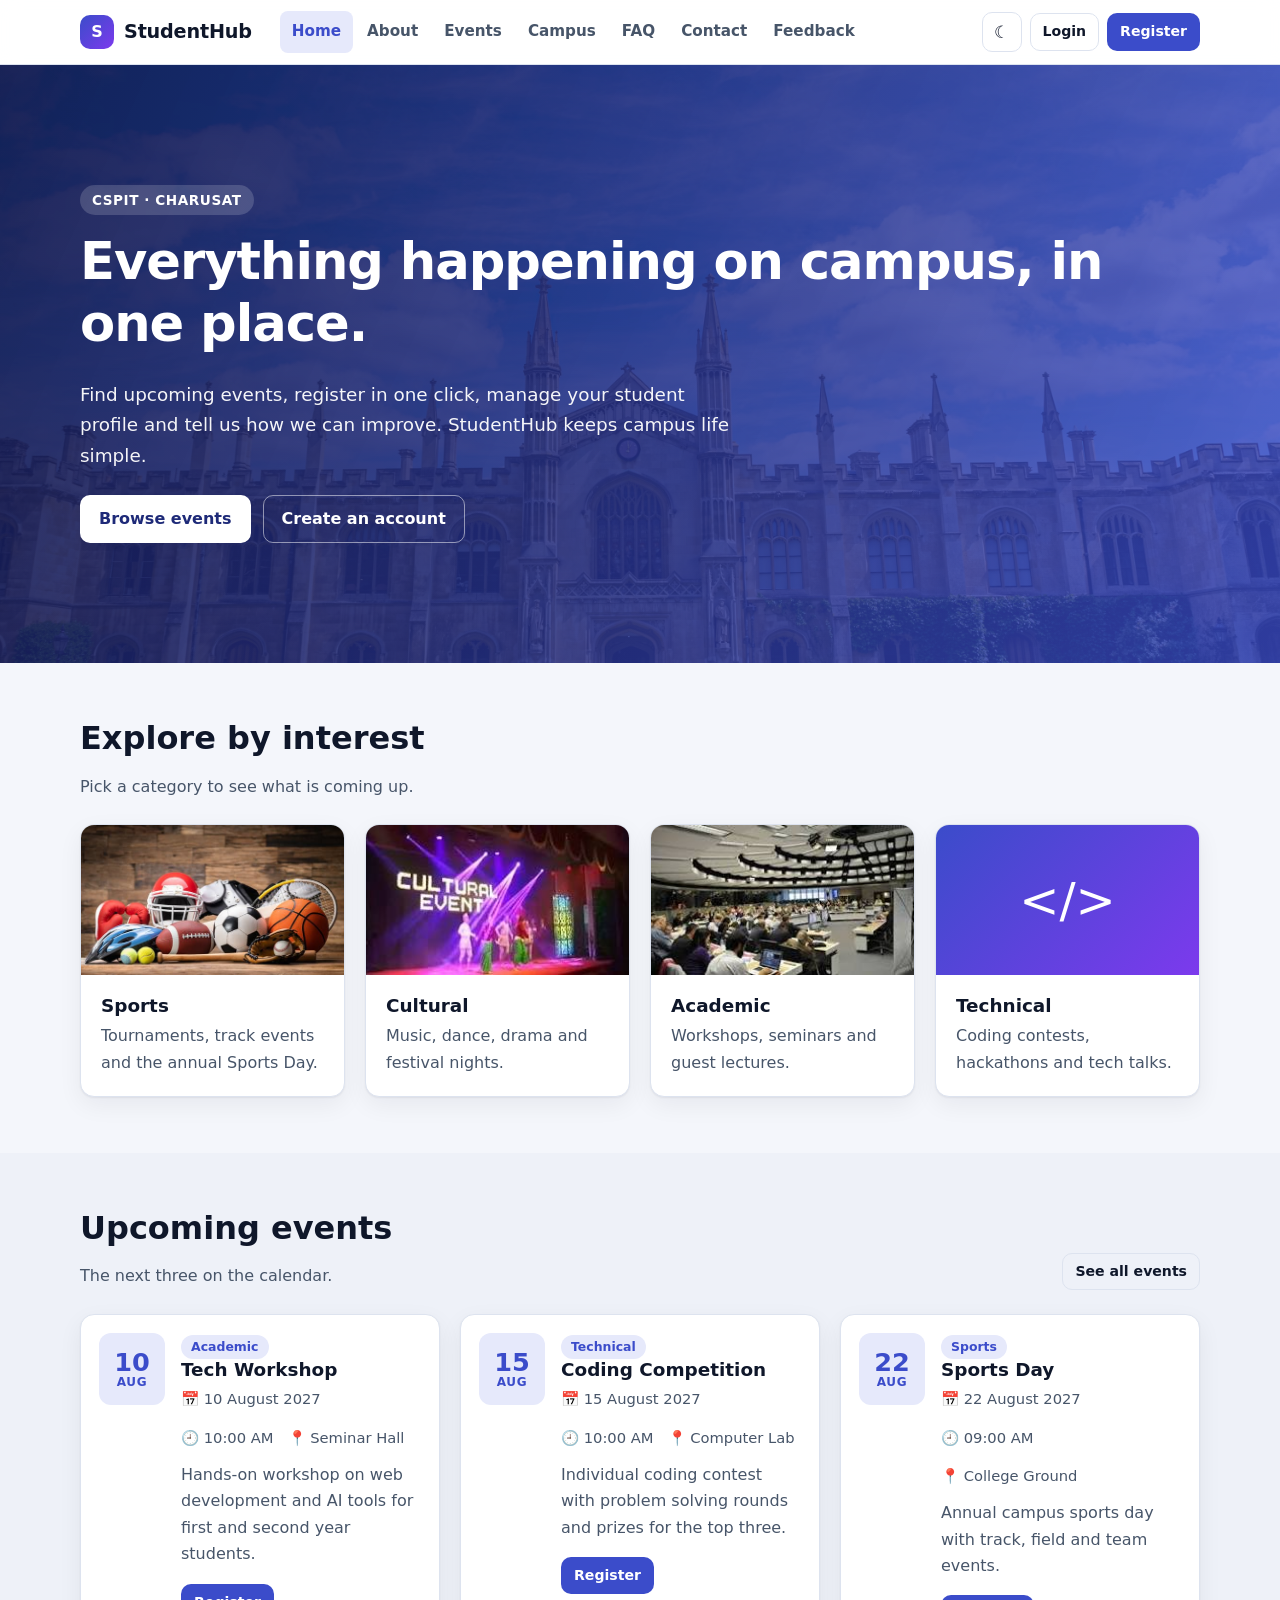
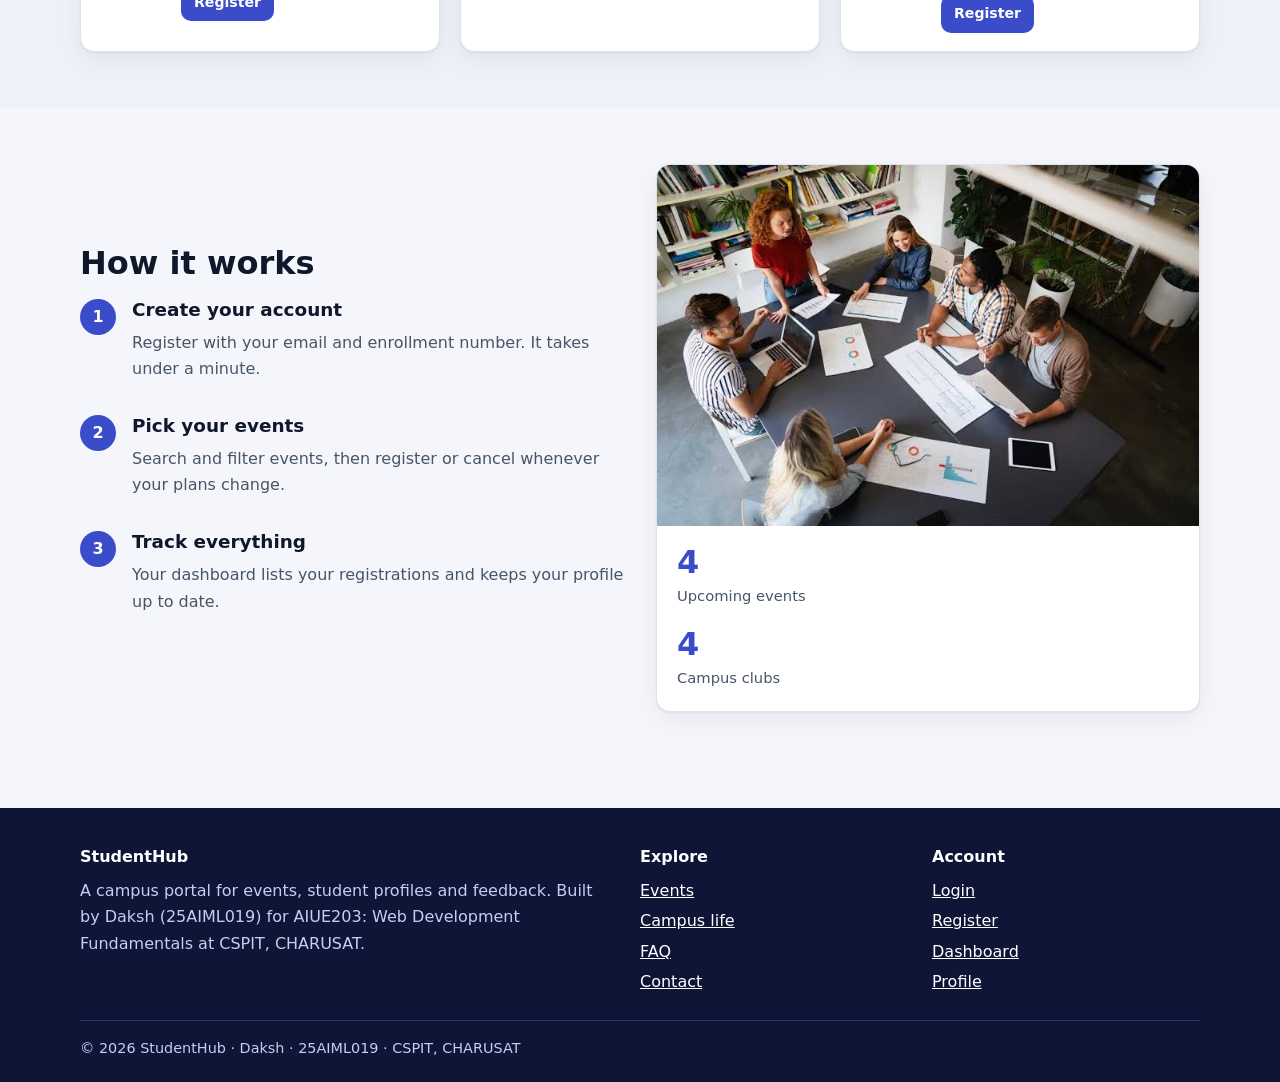
<file: 25aiml019/index.html>
<!DOCTYPE html>
<html lang="en">
<head>
<meta charset="UTF-8">
<meta name="viewport" content="width=device-width, initial-scale=1">
<title>Home | StudentHub</title>
<meta name="description" content="StudentHub: campus events, student profiles and feedback in one place.">
<meta name="author" content="Daksh (25AIML019)">
<link rel="stylesheet" href="style.css">
</head>
<body data-page="home">
<a class="skip" href="#main">Skip to content</a>
<header class="site-header">
  <div class="wrap bar">
    <a class="brand" href="index.html"><span class="brand-mark" aria-hidden="true">S</span>StudentHub</a>
    <nav class="nav" id="mainNav" aria-label="Main"><a href="index.html" aria-current="page">Home</a><a href="about.html">About</a><a href="event.html">Events</a><a href="campus.html">Campus</a><a href="faq.html">FAQ</a><a href="contact.html">Contact</a><a href="feedback.html">Feedback</a></nav>
    <div class="actions">
      <button class="icon-btn" id="themeBtn" type="button" aria-label="Toggle theme">☾</button>
      <div class="actions" id="authBox"><a class="btn btn-ghost btn-sm" href="login.html">Login</a><a class="btn btn-sm" href="register.html">Register</a></div>
    </div>
    <button class="icon-btn menu-btn" id="menuBtn" type="button" aria-label="Menu" aria-expanded="false" aria-controls="mainNav">☰</button>
  </div>
</header>
<main id="main">

<section class="hero">
  <div class="wrap">
    <span class="eyebrow">CSPIT · CHARUSAT</span>
    <h1>Everything happening on campus, in one place.</h1>
    <p>Find upcoming events, register in one click, manage your student profile and tell us how we can improve. StudentHub keeps campus life simple.</p>
    <div class="row"><a class="btn btn-light" href="event.html">Browse events</a><a class="btn btn-ghost" style="color:#fff;border-color:rgba(255,255,255,.5)" href="register.html">Create an account</a></div>
  </div>
</section>
<section class="section">
  <div class="wrap">
    <div class="section-head"><div><h2>Explore by interest</h2><p>Pick a category to see what is coming up.</p></div></div>
    <div class="grid g4">
      <a class="card" href="event.html?category=Sports" style="text-decoration:none;color:inherit"><img class="thumb" src="sports.jpg" alt="Students playing sports" loading="lazy"><div class="card-body"><h3>Sports</h3><p class="muted">Tournaments, track events and the annual Sports Day.</p></div></a>
      <a class="card" href="event.html?category=Cultural" style="text-decoration:none;color:inherit"><img class="thumb" src="cultural.jpg" alt="Cultural performance on stage" loading="lazy"><div class="card-body"><h3>Cultural</h3><p class="muted">Music, dance, drama and festival nights.</p></div></a>
      <a class="card" href="event.html?category=Academic" style="text-decoration:none;color:inherit"><img class="thumb" src="eg.jpg" alt="Students in a seminar hall" loading="lazy"><div class="card-body"><h3>Academic</h3><p class="muted">Workshops, seminars and guest lectures.</p></div></a>
      <a class="card" href="event.html?category=Technical" style="text-decoration:none;color:inherit"><div class="thumb-art" aria-hidden="true">&lt;/&gt;</div><div class="card-body"><h3>Technical</h3><p class="muted">Coding contests, hackathons and tech talks.</p></div></a>
    </div>
  </div>
</section>
<section class="section alt">
  <div class="wrap">
    <div class="section-head"><div><h2>Upcoming events</h2><p>The next three on the calendar.</p></div><a class="btn btn-ghost btn-sm" href="event.html">See all events</a></div>
    <div class="grid g2" id="homeEvents"><div class="skeleton"></div><div class="skeleton"></div></div>
  </div>
</section>
<section class="section">
  <div class="wrap split">
    <div>
      <h2>How it works</h2>
      <ol class="steps">
        <li><h3>Create your account</h3><p class="muted">Register with your email and enrollment number. It takes under a minute.</p></li>
        <li><h3>Pick your events</h3><p class="muted">Search and filter events, then register or cancel whenever your plans change.</p></li>
        <li><h3>Track everything</h3><p class="muted">Your dashboard lists your registrations and keeps your profile up to date.</p></li>
      </ol>
    </div>
    <div class="card"><img src="images.jpg" alt="Students collaborating around a table" style="width:100%;height:auto" loading="lazy">
      <div class="card-body grid g2"><div class="tile" style="padding:0"><div class="num" id="statEvents">0</div><div class="lbl">Upcoming events</div></div><div class="tile" style="padding:0"><div class="num">4</div><div class="lbl">Campus clubs</div></div></div></div>
  </div>
</section>
</main>
<footer class="site-footer">
  <div class="wrap">
    <div class="foot">
      <div><h4>StudentHub</h4><p>A campus portal for events, student profiles and feedback. Built by Daksh (25AIML019) for AIUE203: Web Development Fundamentals at CSPIT, CHARUSAT.</p></div>
      <div><h4>Explore</h4><ul><li><a href="event.html">Events</a></li><li><a href="campus.html">Campus life</a></li><li><a href="faq.html">FAQ</a></li><li><a href="contact.html">Contact</a></li></ul></div>
      <div><h4>Account</h4><ul><li><a href="login.html">Login</a></li><li><a href="register.html">Register</a></li><li><a href="dashboard.html">Dashboard</a></li><li><a href="profile.html">Profile</a></li></ul></div>
    </div>
    <div class="copy">© 2026 StudentHub · Daksh · 25AIML019 · CSPIT, CHARUSAT</div>
  </div>
</footer>
<script src="app.js" defer></script>
</body>
</html>
</file>
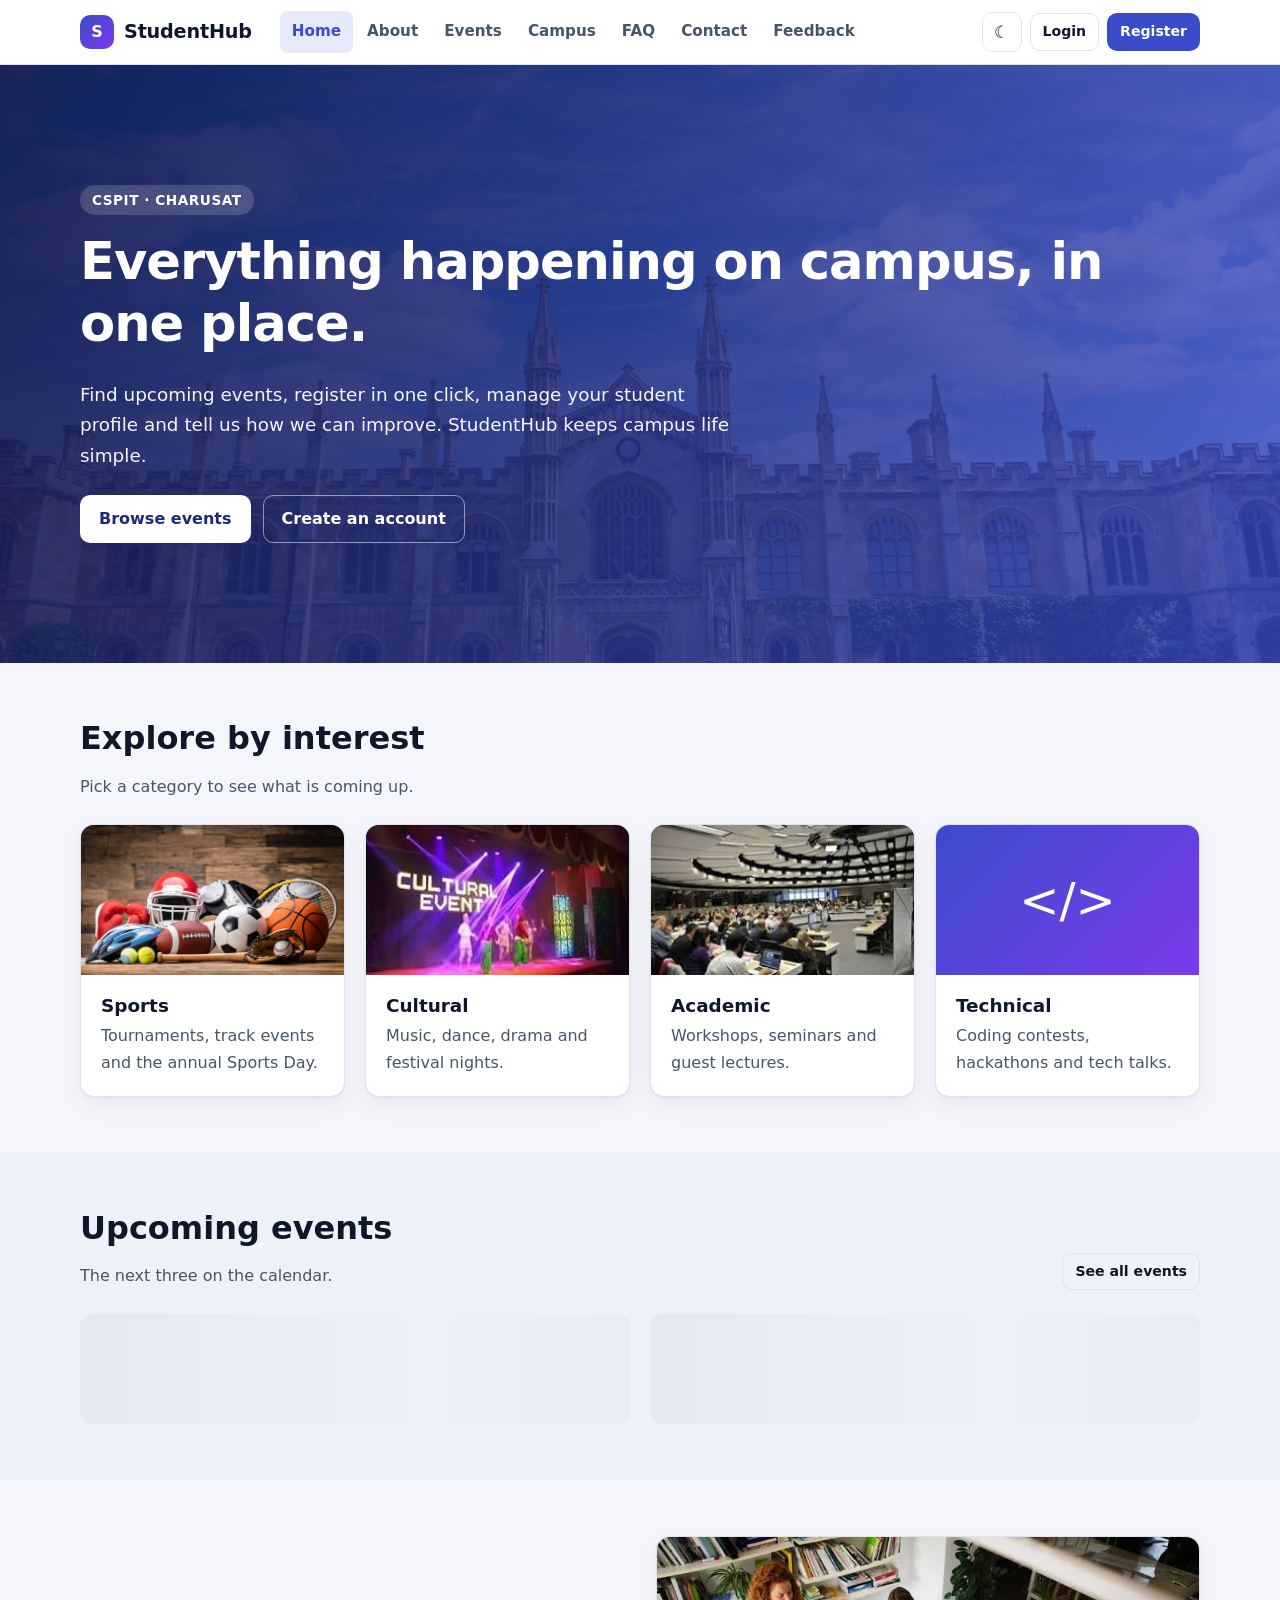
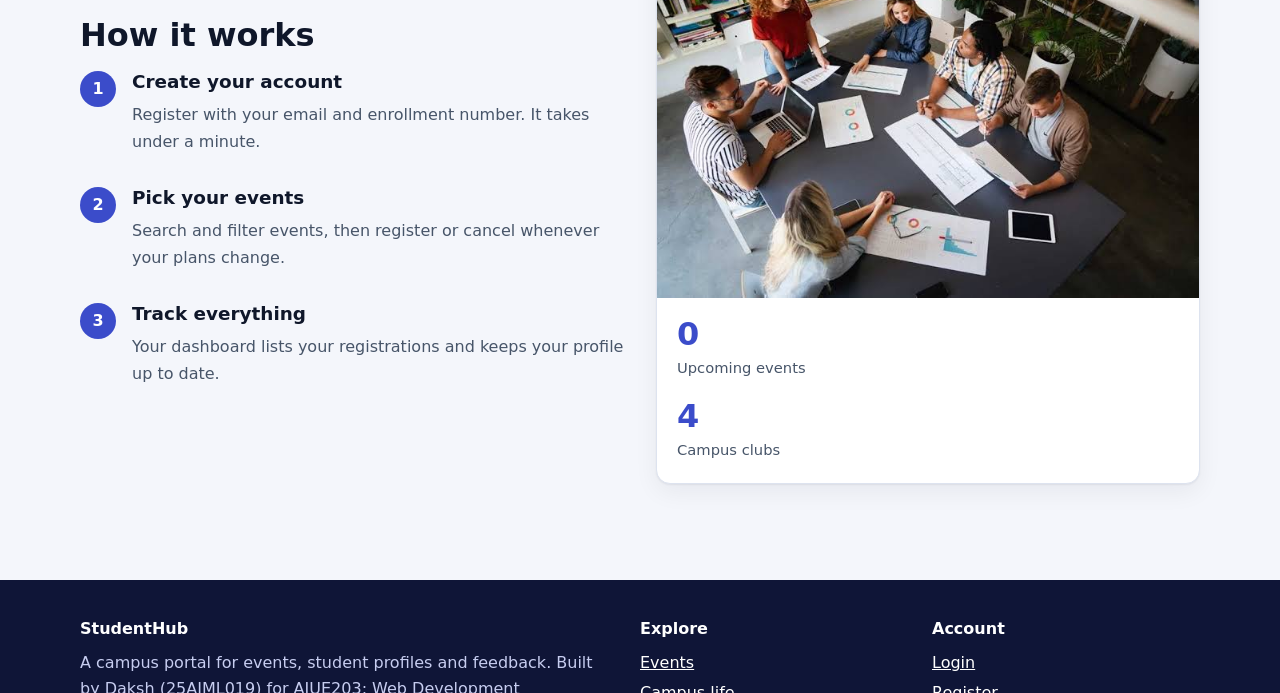
<file: first.html>
<!DOCTYPE html>
<html lang="en"><head><meta charset="UTF-8"><meta http-equiv="refresh" content="0; url=25aiml019/index.html"><title>StudentHub</title></head>
<body><p>Opening StudentHub… <a href="25aiml019/index.html">Continue</a></p></body></html>
</file>
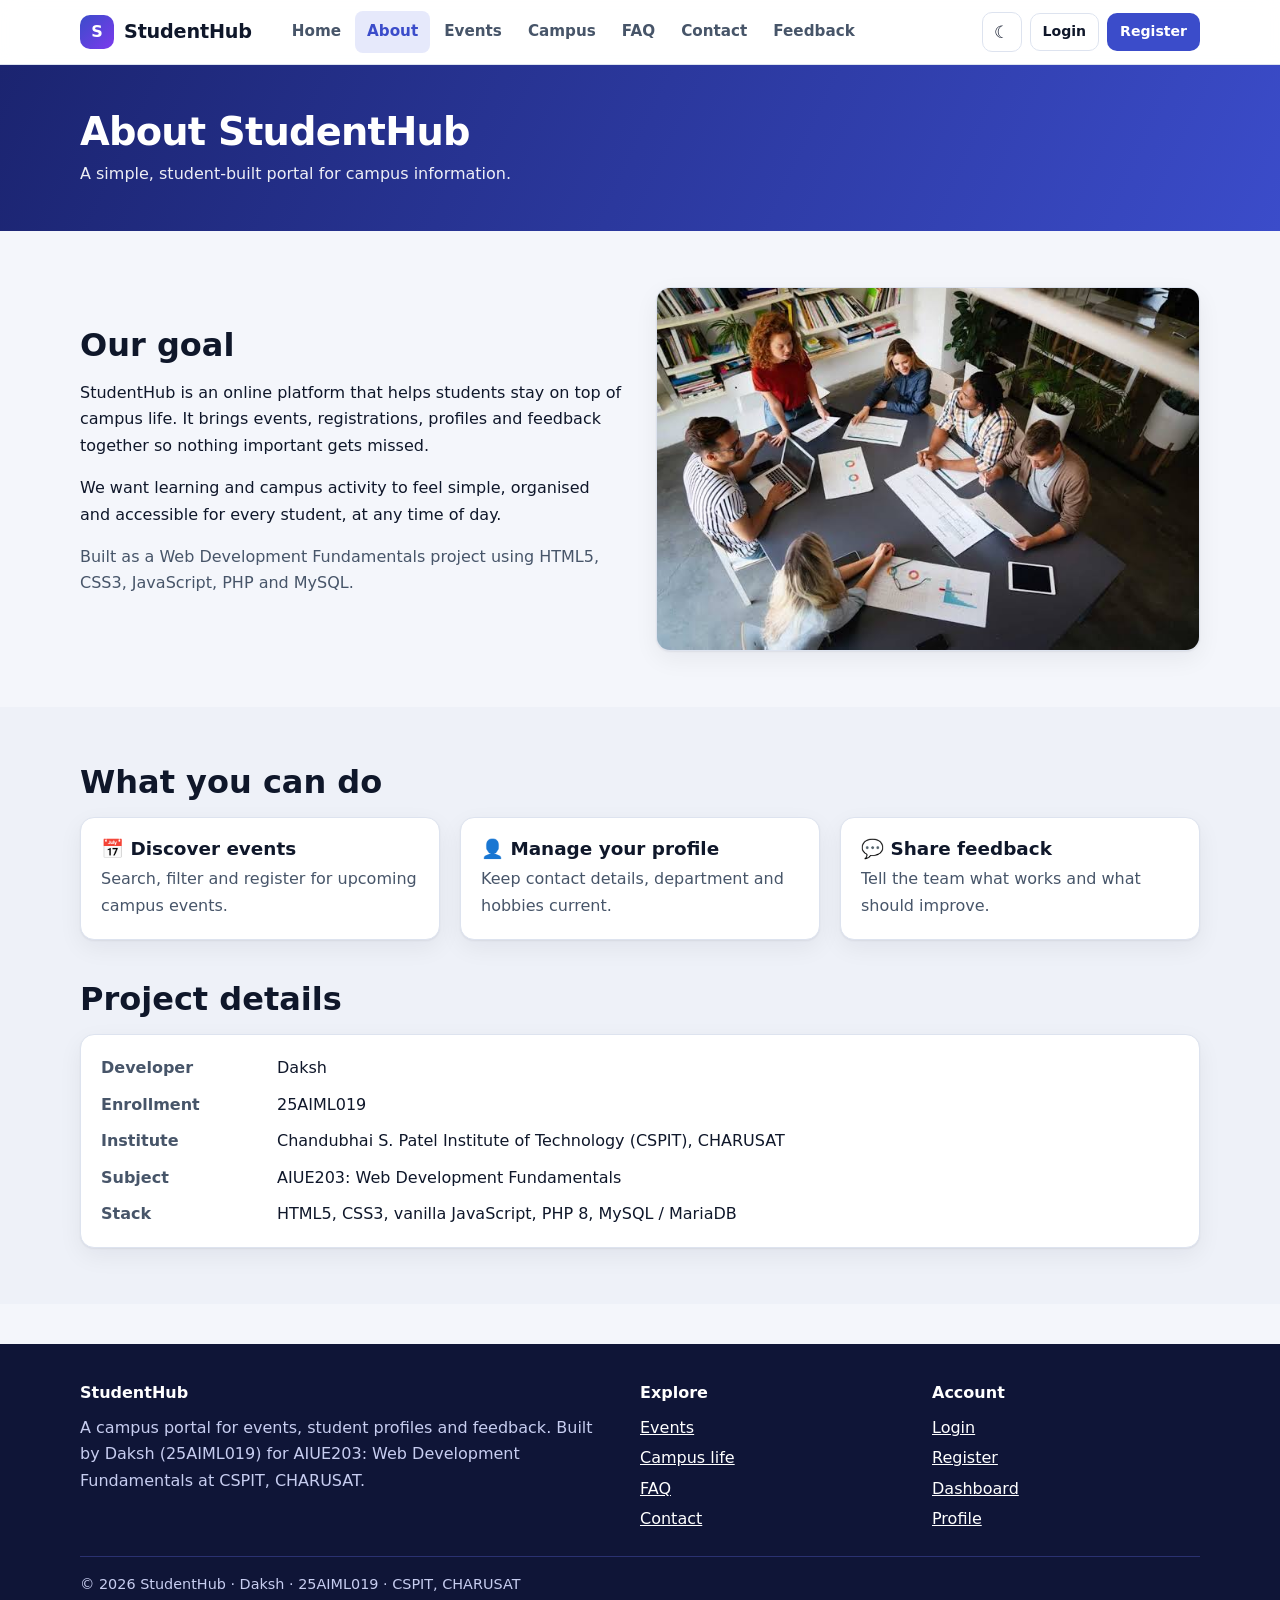
<file: 25aiml019/about.html>
<!DOCTYPE html>
<html lang="en">
<head>
<meta charset="UTF-8">
<meta name="viewport" content="width=device-width, initial-scale=1">
<title>About | StudentHub</title>
<meta name="description" content="About StudentHub and the student who built it.">
<meta name="author" content="Daksh (25AIML019)">
<link rel="stylesheet" href="style.css">
</head>
<body data-page="about">
<a class="skip" href="#main">Skip to content</a>
<header class="site-header">
  <div class="wrap bar">
    <a class="brand" href="index.html"><span class="brand-mark" aria-hidden="true">S</span>StudentHub</a>
    <nav class="nav" id="mainNav" aria-label="Main"><a href="index.html">Home</a><a href="about.html" aria-current="page">About</a><a href="event.html">Events</a><a href="campus.html">Campus</a><a href="faq.html">FAQ</a><a href="contact.html">Contact</a><a href="feedback.html">Feedback</a></nav>
    <div class="actions">
      <button class="icon-btn" id="themeBtn" type="button" aria-label="Toggle theme">☾</button>
      <div class="actions" id="authBox"><a class="btn btn-ghost btn-sm" href="login.html">Login</a><a class="btn btn-sm" href="register.html">Register</a></div>
    </div>
    <button class="icon-btn menu-btn" id="menuBtn" type="button" aria-label="Menu" aria-expanded="false" aria-controls="mainNav">☰</button>
  </div>
</header>
<main id="main">
<section class="page-head"><div class="wrap"><h1>About StudentHub</h1><p>A simple, student-built portal for campus information.</p></div></section>

<section class="section"><div class="wrap split">
  <div>
    <h2>Our goal</h2>
    <p>StudentHub is an online platform that helps students stay on top of campus life. It brings events, registrations, profiles and feedback together so nothing important gets missed.</p>
    <p>We want learning and campus activity to feel simple, organised and accessible for every student, at any time of day.</p>
    <p class="muted">Built as a Web Development Fundamentals project using HTML5, CSS3, JavaScript, PHP and MySQL.</p>
  </div>
  <img class="card" src="images.jpg" alt="Students working together" style="width:100%;height:auto" loading="lazy">
</div></section>
<section class="section alt"><div class="wrap">
  <h2>What you can do</h2>
  <div class="grid g3">
    <div class="card card-body"><h3>📅 Discover events</h3><p class="muted">Search, filter and register for upcoming campus events.</p></div>
    <div class="card card-body"><h3>👤 Manage your profile</h3><p class="muted">Keep contact details, department and hobbies current.</p></div>
    <div class="card card-body"><h3>💬 Share feedback</h3><p class="muted">Tell the team what works and what should improve.</p></div>
  </div>
  <h2 style="margin-top:40px">Project details</h2>
  <div class="card card-body"><dl class="kv">
    <dt>Developer</dt><dd>Daksh</dd><dt>Enrollment</dt><dd>25AIML019</dd>
    <dt>Institute</dt><dd>Chandubhai S. Patel Institute of Technology (CSPIT), CHARUSAT</dd>
    <dt>Subject</dt><dd>AIUE203: Web Development Fundamentals</dd>
    <dt>Stack</dt><dd>HTML5, CSS3, vanilla JavaScript, PHP 8, MySQL / MariaDB</dd></dl></div>
</div></section>
</main>
<footer class="site-footer">
  <div class="wrap">
    <div class="foot">
      <div><h4>StudentHub</h4><p>A campus portal for events, student profiles and feedback. Built by Daksh (25AIML019) for AIUE203: Web Development Fundamentals at CSPIT, CHARUSAT.</p></div>
      <div><h4>Explore</h4><ul><li><a href="event.html">Events</a></li><li><a href="campus.html">Campus life</a></li><li><a href="faq.html">FAQ</a></li><li><a href="contact.html">Contact</a></li></ul></div>
      <div><h4>Account</h4><ul><li><a href="login.html">Login</a></li><li><a href="register.html">Register</a></li><li><a href="dashboard.html">Dashboard</a></li><li><a href="profile.html">Profile</a></li></ul></div>
    </div>
    <div class="copy">© 2026 StudentHub · Daksh · 25AIML019 · CSPIT, CHARUSAT</div>
  </div>
</footer>
<script src="app.js" defer></script>
</body>
</html>
</file>
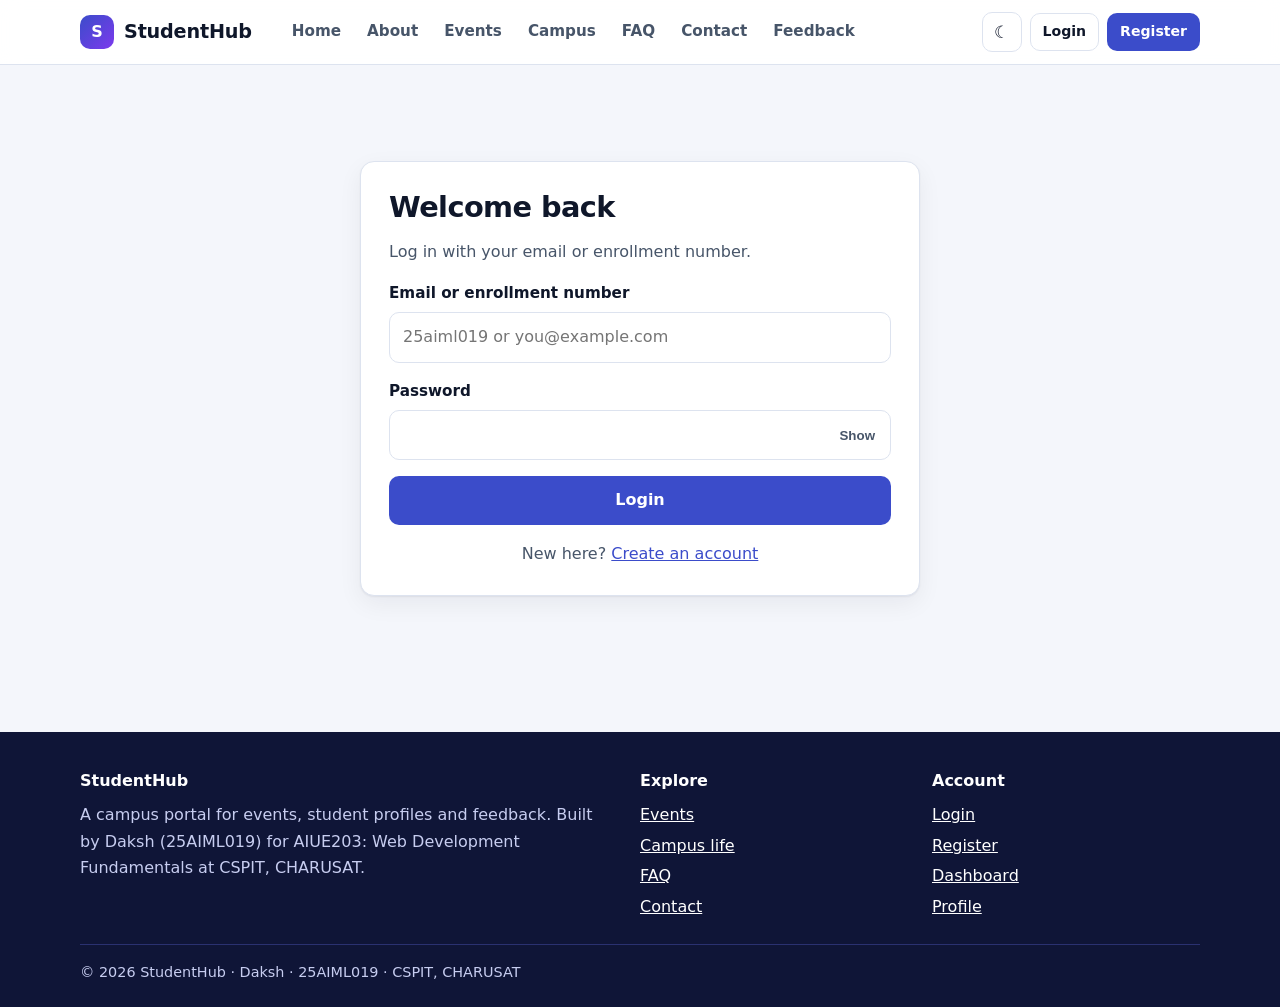
<file: 25aiml019/admin.html>
<!DOCTYPE html>
<html lang="en">
<head>
<meta charset="UTF-8">
<meta name="viewport" content="width=device-width, initial-scale=1">
<title>Admin | StudentHub</title>
<meta name="description" content="StudentHub administration.">
<meta name="author" content="Daksh (25AIML019)">
<link rel="stylesheet" href="style.css">
</head>
<body data-page="admin">
<a class="skip" href="#main">Skip to content</a>
<header class="site-header">
  <div class="wrap bar">
    <a class="brand" href="index.html"><span class="brand-mark" aria-hidden="true">S</span>StudentHub</a>
    <nav class="nav" id="mainNav" aria-label="Main"><a href="index.html">Home</a><a href="about.html">About</a><a href="event.html">Events</a><a href="campus.html">Campus</a><a href="faq.html">FAQ</a><a href="contact.html">Contact</a><a href="feedback.html">Feedback</a></nav>
    <div class="actions">
      <button class="icon-btn" id="themeBtn" type="button" aria-label="Toggle theme">☾</button>
      <div class="actions" id="authBox"><a class="btn btn-ghost btn-sm" href="login.html">Login</a><a class="btn btn-sm" href="register.html">Register</a></div>
    </div>
    <button class="icon-btn menu-btn" id="menuBtn" type="button" aria-label="Menu" aria-expanded="false" aria-controls="mainNav">☰</button>
  </div>
</header>
<main id="main">
<section class="page-head"><div class="wrap"><h1>Admin Panel</h1><p>Manage students, events and read submissions.</p></div></section>

<section class="section"><div class="wrap">
  <div class="grid g4">
    <div class="card tile"><div class="num" id="aStudents">–</div><div class="lbl">Students</div></div>
    <div class="card tile"><div class="num" id="aEvents">–</div><div class="lbl">Events</div></div>
    <div class="card tile"><div class="num" id="aFb">–</div><div class="lbl">Feedback entries</div></div>
    <div class="card tile"><div class="num" id="aMsg">–</div><div class="lbl">Unread messages</div></div>
  </div>
  <div class="grid g2" style="margin-top:20px">
    <div class="card card-body"><h3>Manage students</h3><p class="muted">Add, edit, search and export student records.</p><a class="btn btn-sm" href="../public/admin/students.php">Open</a></div>
    <div class="card card-body"><h3>Manage events</h3><p class="muted">Create events, upload posters and update dates.</p><a class="btn btn-sm" href="../public/admin/events.php">Open</a></div>
  </div>
  <h2 style="margin-top:36px">Submissions</h2>
  <div class="tabs"><button class="chip" type="button" data-tab="feedback" aria-pressed="true">Feedback</button><button class="chip" type="button" data-tab="messages" aria-pressed="false">Contact messages</button></div>
  <div id="paneFeedback" class="table-wrap"><table><thead><tr><th>Name</th><th>Feedback</th><th>Date</th></tr></thead><tbody id="fbRows"><tr><td colspan="3" class="empty">Loading…</td></tr></tbody></table></div>
  <div id="paneMessages" class="table-wrap" hidden><table><thead><tr><th>Name</th><th>Email</th><th>Subject</th><th>Message</th><th>Date</th></tr></thead><tbody id="msgRows"></tbody></table></div>
</div></section>
</main>
<footer class="site-footer">
  <div class="wrap">
    <div class="foot">
      <div><h4>StudentHub</h4><p>A campus portal for events, student profiles and feedback. Built by Daksh (25AIML019) for AIUE203: Web Development Fundamentals at CSPIT, CHARUSAT.</p></div>
      <div><h4>Explore</h4><ul><li><a href="event.html">Events</a></li><li><a href="campus.html">Campus life</a></li><li><a href="faq.html">FAQ</a></li><li><a href="contact.html">Contact</a></li></ul></div>
      <div><h4>Account</h4><ul><li><a href="login.html">Login</a></li><li><a href="register.html">Register</a></li><li><a href="dashboard.html">Dashboard</a></li><li><a href="profile.html">Profile</a></li></ul></div>
    </div>
    <div class="copy">© 2026 StudentHub · Daksh · 25AIML019 · CSPIT, CHARUSAT</div>
  </div>
</footer>
<script src="app.js" defer></script>
</body>
</html>
</file>
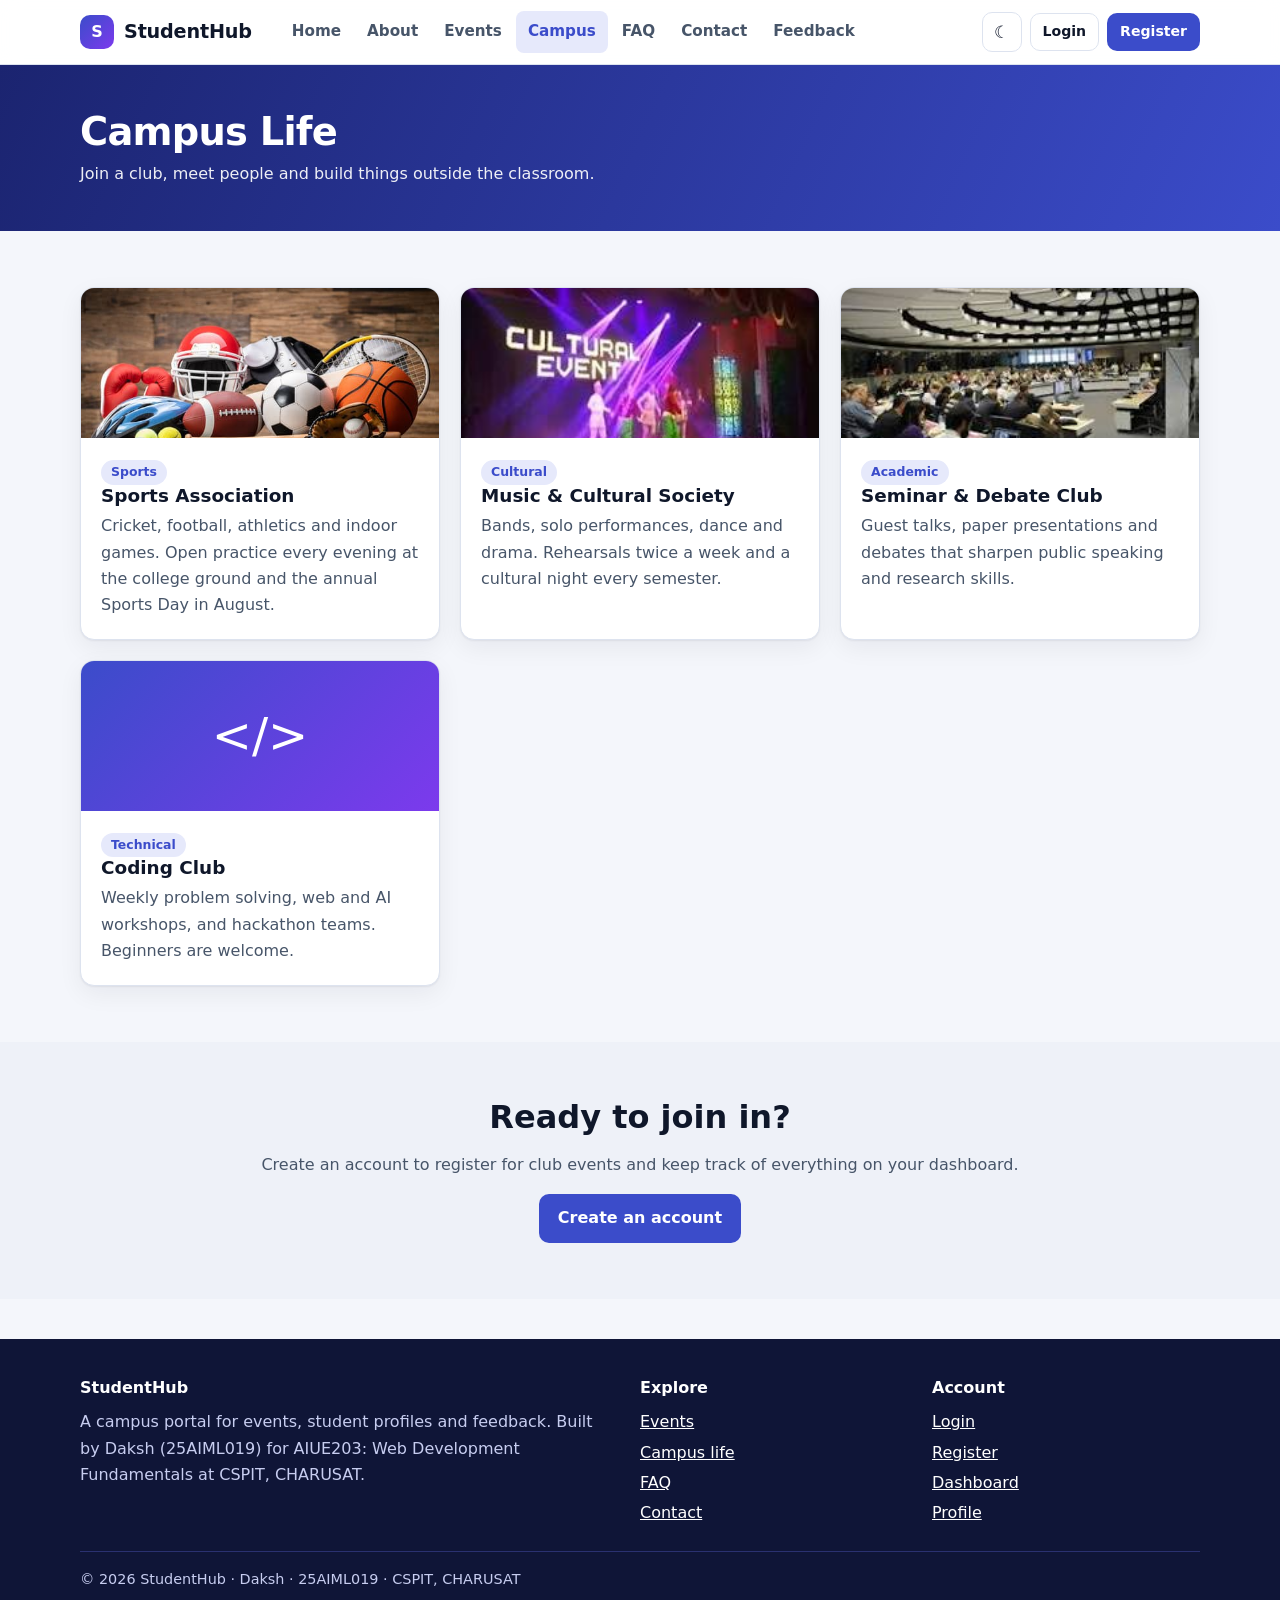
<file: 25aiml019/campus.html>
<!DOCTYPE html>
<html lang="en">
<head>
<meta charset="UTF-8">
<meta name="viewport" content="width=device-width, initial-scale=1">
<title>Campus Life | StudentHub</title>
<meta name="description" content="Clubs and student life at CSPIT.">
<meta name="author" content="Daksh (25AIML019)">
<link rel="stylesheet" href="style.css">
</head>
<body data-page="campus">
<a class="skip" href="#main">Skip to content</a>
<header class="site-header">
  <div class="wrap bar">
    <a class="brand" href="index.html"><span class="brand-mark" aria-hidden="true">S</span>StudentHub</a>
    <nav class="nav" id="mainNav" aria-label="Main"><a href="index.html">Home</a><a href="about.html">About</a><a href="event.html">Events</a><a href="campus.html" aria-current="page">Campus</a><a href="faq.html">FAQ</a><a href="contact.html">Contact</a><a href="feedback.html">Feedback</a></nav>
    <div class="actions">
      <button class="icon-btn" id="themeBtn" type="button" aria-label="Toggle theme">☾</button>
      <div class="actions" id="authBox"><a class="btn btn-ghost btn-sm" href="login.html">Login</a><a class="btn btn-sm" href="register.html">Register</a></div>
    </div>
    <button class="icon-btn menu-btn" id="menuBtn" type="button" aria-label="Menu" aria-expanded="false" aria-controls="mainNav">☰</button>
  </div>
</header>
<main id="main">
<section class="page-head"><div class="wrap"><h1>Campus Life</h1><p>Join a club, meet people and build things outside the classroom.</p></div></section>

<section class="section"><div class="wrap grid g2">
  <article class="card"><img class="thumb" src="sports.jpg" alt="Sports" loading="lazy"><div class="card-body"><span class="badge">Sports</span><h3>Sports Association</h3><p class="muted">Cricket, football, athletics and indoor games. Open practice every evening at the college ground and the annual Sports Day in August.</p></div></article>
  <article class="card"><img class="thumb" src="cultural.jpg" alt="Cultural" loading="lazy"><div class="card-body"><span class="badge">Cultural</span><h3>Music &amp; Cultural Society</h3><p class="muted">Bands, solo performances, dance and drama. Rehearsals twice a week and a cultural night every semester.</p></div></article>
  <article class="card"><img class="thumb" src="eg.jpg" alt="Seminar" loading="lazy"><div class="card-body"><span class="badge">Academic</span><h3>Seminar &amp; Debate Club</h3><p class="muted">Guest talks, paper presentations and debates that sharpen public speaking and research skills.</p></div></article>
  <article class="card"><div class="thumb-art" aria-hidden="true">&lt;/&gt;</div><div class="card-body"><span class="badge">Technical</span><h3>Coding Club</h3><p class="muted">Weekly problem solving, web and AI workshops, and hackathon teams. Beginners are welcome.</p></div></article>
</div></section>
<section class="section alt"><div class="wrap center"><h2>Ready to join in?</h2><p class="muted">Create an account to register for club events and keep track of everything on your dashboard.</p><a class="btn" href="register.html">Create an account</a></div></section>
</main>
<footer class="site-footer">
  <div class="wrap">
    <div class="foot">
      <div><h4>StudentHub</h4><p>A campus portal for events, student profiles and feedback. Built by Daksh (25AIML019) for AIUE203: Web Development Fundamentals at CSPIT, CHARUSAT.</p></div>
      <div><h4>Explore</h4><ul><li><a href="event.html">Events</a></li><li><a href="campus.html">Campus life</a></li><li><a href="faq.html">FAQ</a></li><li><a href="contact.html">Contact</a></li></ul></div>
      <div><h4>Account</h4><ul><li><a href="login.html">Login</a></li><li><a href="register.html">Register</a></li><li><a href="dashboard.html">Dashboard</a></li><li><a href="profile.html">Profile</a></li></ul></div>
    </div>
    <div class="copy">© 2026 StudentHub · Daksh · 25AIML019 · CSPIT, CHARUSAT</div>
  </div>
</footer>
<script src="app.js" defer></script>
</body>
</html>
</file>
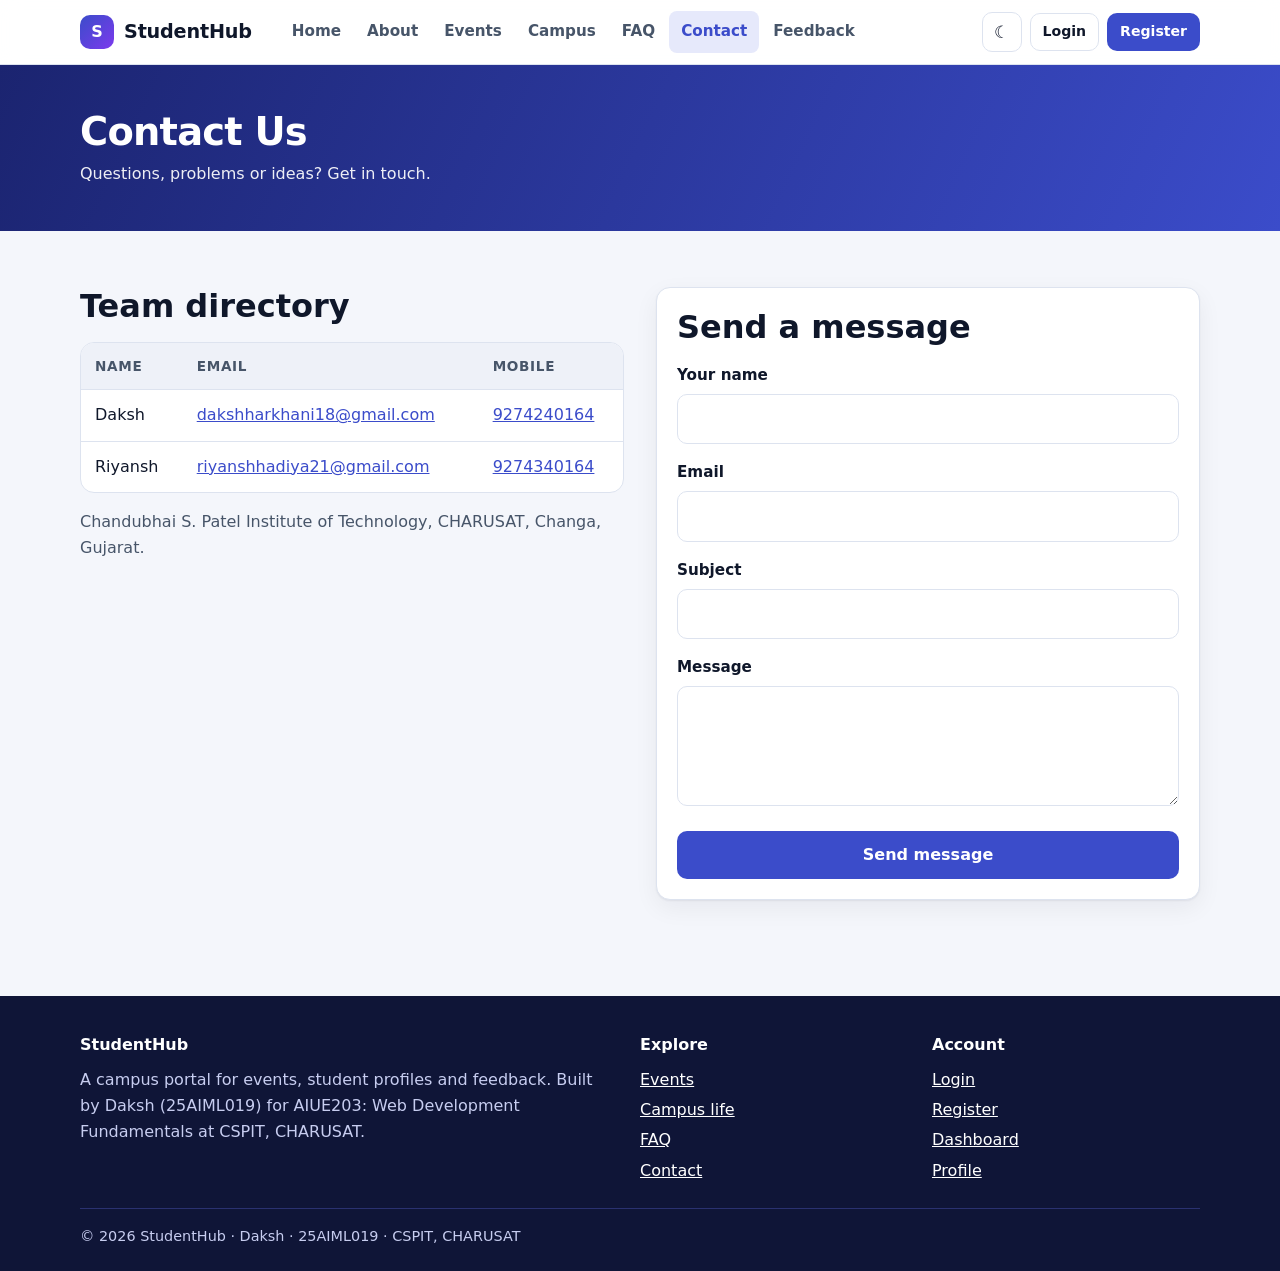
<file: 25aiml019/contact.html>
<!DOCTYPE html>
<html lang="en">
<head>
<meta charset="UTF-8">
<meta name="viewport" content="width=device-width, initial-scale=1">
<title>Contact | StudentHub</title>
<meta name="description" content="Contact the StudentHub team.">
<meta name="author" content="Daksh (25AIML019)">
<link rel="stylesheet" href="style.css">
</head>
<body data-page="contact">
<a class="skip" href="#main">Skip to content</a>
<header class="site-header">
  <div class="wrap bar">
    <a class="brand" href="index.html"><span class="brand-mark" aria-hidden="true">S</span>StudentHub</a>
    <nav class="nav" id="mainNav" aria-label="Main"><a href="index.html">Home</a><a href="about.html">About</a><a href="event.html">Events</a><a href="campus.html">Campus</a><a href="faq.html">FAQ</a><a href="contact.html" aria-current="page">Contact</a><a href="feedback.html">Feedback</a></nav>
    <div class="actions">
      <button class="icon-btn" id="themeBtn" type="button" aria-label="Toggle theme">☾</button>
      <div class="actions" id="authBox"><a class="btn btn-ghost btn-sm" href="login.html">Login</a><a class="btn btn-sm" href="register.html">Register</a></div>
    </div>
    <button class="icon-btn menu-btn" id="menuBtn" type="button" aria-label="Menu" aria-expanded="false" aria-controls="mainNav">☰</button>
  </div>
</header>
<main id="main">
<section class="page-head"><div class="wrap"><h1>Contact Us</h1><p>Questions, problems or ideas? Get in touch.</p></div></section>

<section class="section"><div class="wrap split" style="align-items:start">
  <div>
    <h2>Team directory</h2>
    <div class="table-wrap"><table>
      <thead><tr><th>Name</th><th>Email</th><th>Mobile</th></tr></thead>
      <tbody>
        <tr><td>Daksh</td><td><a href="mailto:dakshharkhani18@gmail.com">dakshharkhani18@gmail.com</a></td><td><a href="tel:+919274240164">9274240164</a></td></tr>
        <tr><td>Riyansh</td><td><a href="mailto:riyanshhadiya21@gmail.com">riyanshhadiya21@gmail.com</a></td><td><a href="tel:+919274340164">9274340164</a></td></tr>
      </tbody></table></div>
    <p class="muted" style="margin-top:16px">Chandubhai S. Patel Institute of Technology, CHARUSAT, Changa, Gujarat.</p>
  </div>
  <form class="card card-body" id="contactForm" novalidate>
    <h2>Send a message</h2>
    <div class="field"><label for="cn">Your name</label><input id="cn" name="name" type="text" autocomplete="name" required></div>
    <div class="field"><label for="ce">Email</label><input id="ce" name="email" type="email" autocomplete="email" required></div>
    <div class="field"><label for="cs">Subject</label><input id="cs" name="subject" type="text" required></div>
    <div class="field"><label for="cm">Message</label><textarea id="cm" name="message" required></textarea></div>
    <button class="btn btn-block" type="submit">Send message</button>
  </form>
</div></section>
</main>
<footer class="site-footer">
  <div class="wrap">
    <div class="foot">
      <div><h4>StudentHub</h4><p>A campus portal for events, student profiles and feedback. Built by Daksh (25AIML019) for AIUE203: Web Development Fundamentals at CSPIT, CHARUSAT.</p></div>
      <div><h4>Explore</h4><ul><li><a href="event.html">Events</a></li><li><a href="campus.html">Campus life</a></li><li><a href="faq.html">FAQ</a></li><li><a href="contact.html">Contact</a></li></ul></div>
      <div><h4>Account</h4><ul><li><a href="login.html">Login</a></li><li><a href="register.html">Register</a></li><li><a href="dashboard.html">Dashboard</a></li><li><a href="profile.html">Profile</a></li></ul></div>
    </div>
    <div class="copy">© 2026 StudentHub · Daksh · 25AIML019 · CSPIT, CHARUSAT</div>
  </div>
</footer>
<script src="app.js" defer></script>
</body>
</html>
</file>
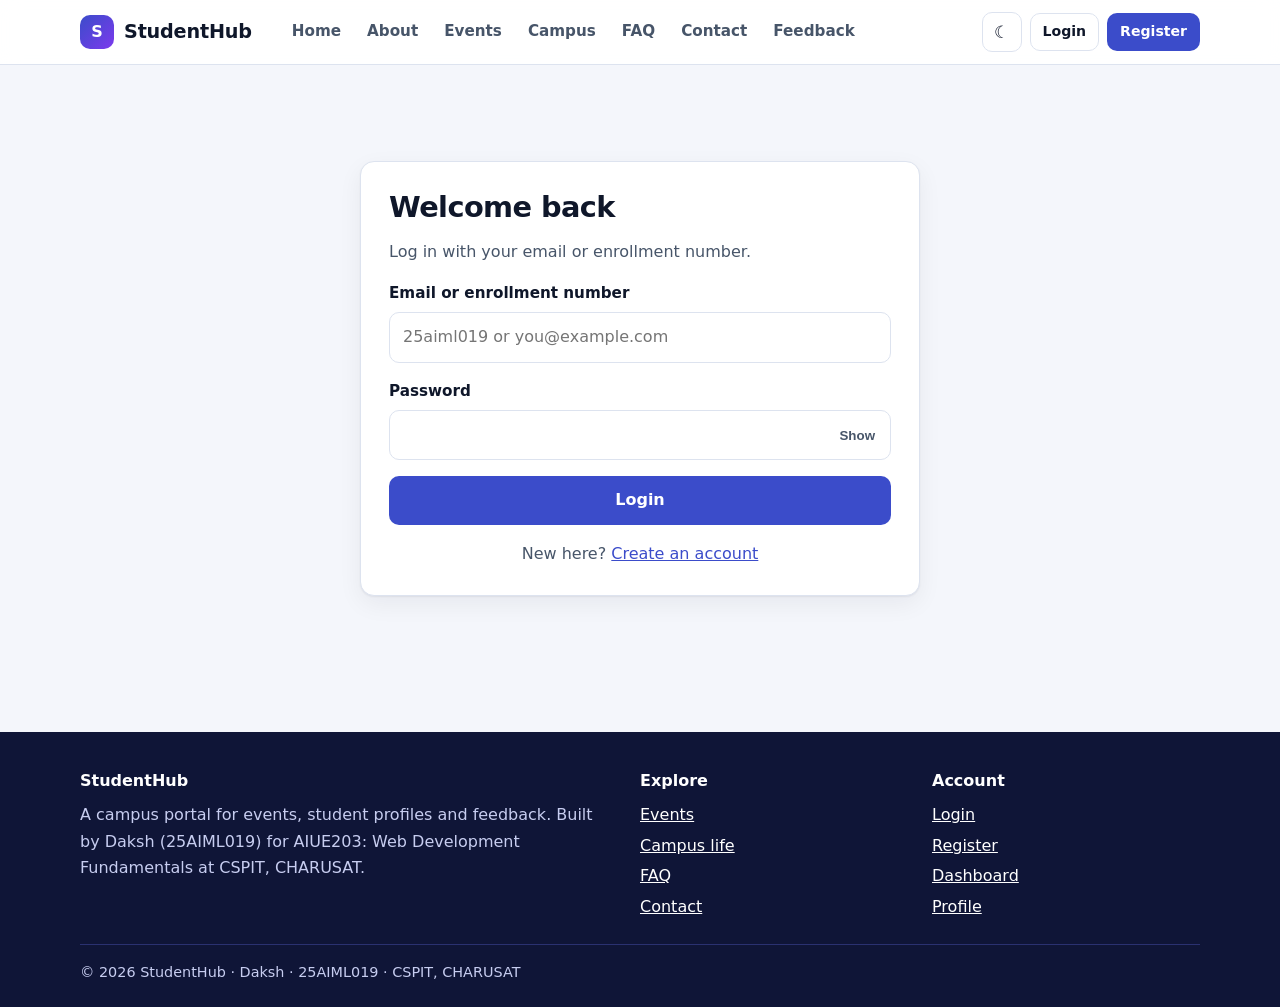
<file: 25aiml019/dashboard.html>
<!DOCTYPE html>
<html lang="en">
<head>
<meta charset="UTF-8">
<meta name="viewport" content="width=device-width, initial-scale=1">
<title>Dashboard | StudentHub</title>
<meta name="description" content="Your StudentHub dashboard.">
<meta name="author" content="Daksh (25AIML019)">
<link rel="stylesheet" href="style.css">
</head>
<body data-page="dashboard">
<a class="skip" href="#main">Skip to content</a>
<header class="site-header">
  <div class="wrap bar">
    <a class="brand" href="index.html"><span class="brand-mark" aria-hidden="true">S</span>StudentHub</a>
    <nav class="nav" id="mainNav" aria-label="Main"><a href="index.html">Home</a><a href="about.html">About</a><a href="event.html">Events</a><a href="campus.html">Campus</a><a href="faq.html">FAQ</a><a href="contact.html">Contact</a><a href="feedback.html">Feedback</a></nav>
    <div class="actions">
      <button class="icon-btn" id="themeBtn" type="button" aria-label="Toggle theme">☾</button>
      <div class="actions" id="authBox"><a class="btn btn-ghost btn-sm" href="login.html">Login</a><a class="btn btn-sm" href="register.html">Register</a></div>
    </div>
    <button class="icon-btn menu-btn" id="menuBtn" type="button" aria-label="Menu" aria-expanded="false" aria-controls="mainNav">☰</button>
  </div>
</header>
<main id="main">

<section class="page-head"><div class="wrap"><h1 id="hello">Dashboard</h1><p>Your registrations and shortcuts.</p></div></section>
<section class="section"><div class="wrap">
  <div class="grid g4">
    <div class="card tile"><div class="num" id="tMine">–</div><div class="lbl">My event registrations</div></div>
    <div class="card tile"><div class="num" id="tUp">–</div><div class="lbl">Upcoming events on campus</div></div>
    <div class="card tile"><div class="num" id="tFb">–</div><div class="lbl">Feedback sent</div></div>
    <div class="card tile"><div class="num" id="tRole">–</div><div class="lbl">Account type</div></div>
  </div>
  <div class="grid g4" id="adminTiles" hidden style="margin-top:20px">
    <div class="card tile"><div class="num" id="aStudents">–</div><div class="lbl">Students</div></div>
    <div class="card tile"><div class="num" id="aEvents">–</div><div class="lbl">Events</div></div>
    <div class="card tile"><div class="num" id="aFb">–</div><div class="lbl">Feedback entries</div></div>
    <div class="card tile"><div class="num" id="aMsg">–</div><div class="lbl">Unread messages</div></div>
  </div>
  <div class="section-head" style="margin-top:36px"><h2 style="margin:0">My events</h2><a class="btn btn-sm" href="event.html">Find more events</a></div>
  <div class="table-wrap"><table><thead><tr><th>Event</th><th>Date</th><th>Venue</th><th></th></tr></thead><tbody id="myEvents"><tr><td colspan="4" class="empty">Loading…</td></tr></tbody></table></div>
  <div class="grid g3" style="margin-top:28px">
    <a class="card card-body" href="profile.html" style="text-decoration:none;color:inherit"><h3>👤 My profile</h3><p class="muted">View and edit your details.</p></a>
    <a class="card card-body" href="feedback.html" style="text-decoration:none;color:inherit"><h3>💬 Give feedback</h3><p class="muted">Help us improve StudentHub.</p></a>
    <a class="card card-body" href="faq.html" style="text-decoration:none;color:inherit"><h3>❓ Help</h3><p class="muted">Read the frequently asked questions.</p></a>
  </div>
</div></section>
</main>
<footer class="site-footer">
  <div class="wrap">
    <div class="foot">
      <div><h4>StudentHub</h4><p>A campus portal for events, student profiles and feedback. Built by Daksh (25AIML019) for AIUE203: Web Development Fundamentals at CSPIT, CHARUSAT.</p></div>
      <div><h4>Explore</h4><ul><li><a href="event.html">Events</a></li><li><a href="campus.html">Campus life</a></li><li><a href="faq.html">FAQ</a></li><li><a href="contact.html">Contact</a></li></ul></div>
      <div><h4>Account</h4><ul><li><a href="login.html">Login</a></li><li><a href="register.html">Register</a></li><li><a href="dashboard.html">Dashboard</a></li><li><a href="profile.html">Profile</a></li></ul></div>
    </div>
    <div class="copy">© 2026 StudentHub · Daksh · 25AIML019 · CSPIT, CHARUSAT</div>
  </div>
</footer>
<script src="app.js" defer></script>
</body>
</html>
</file>
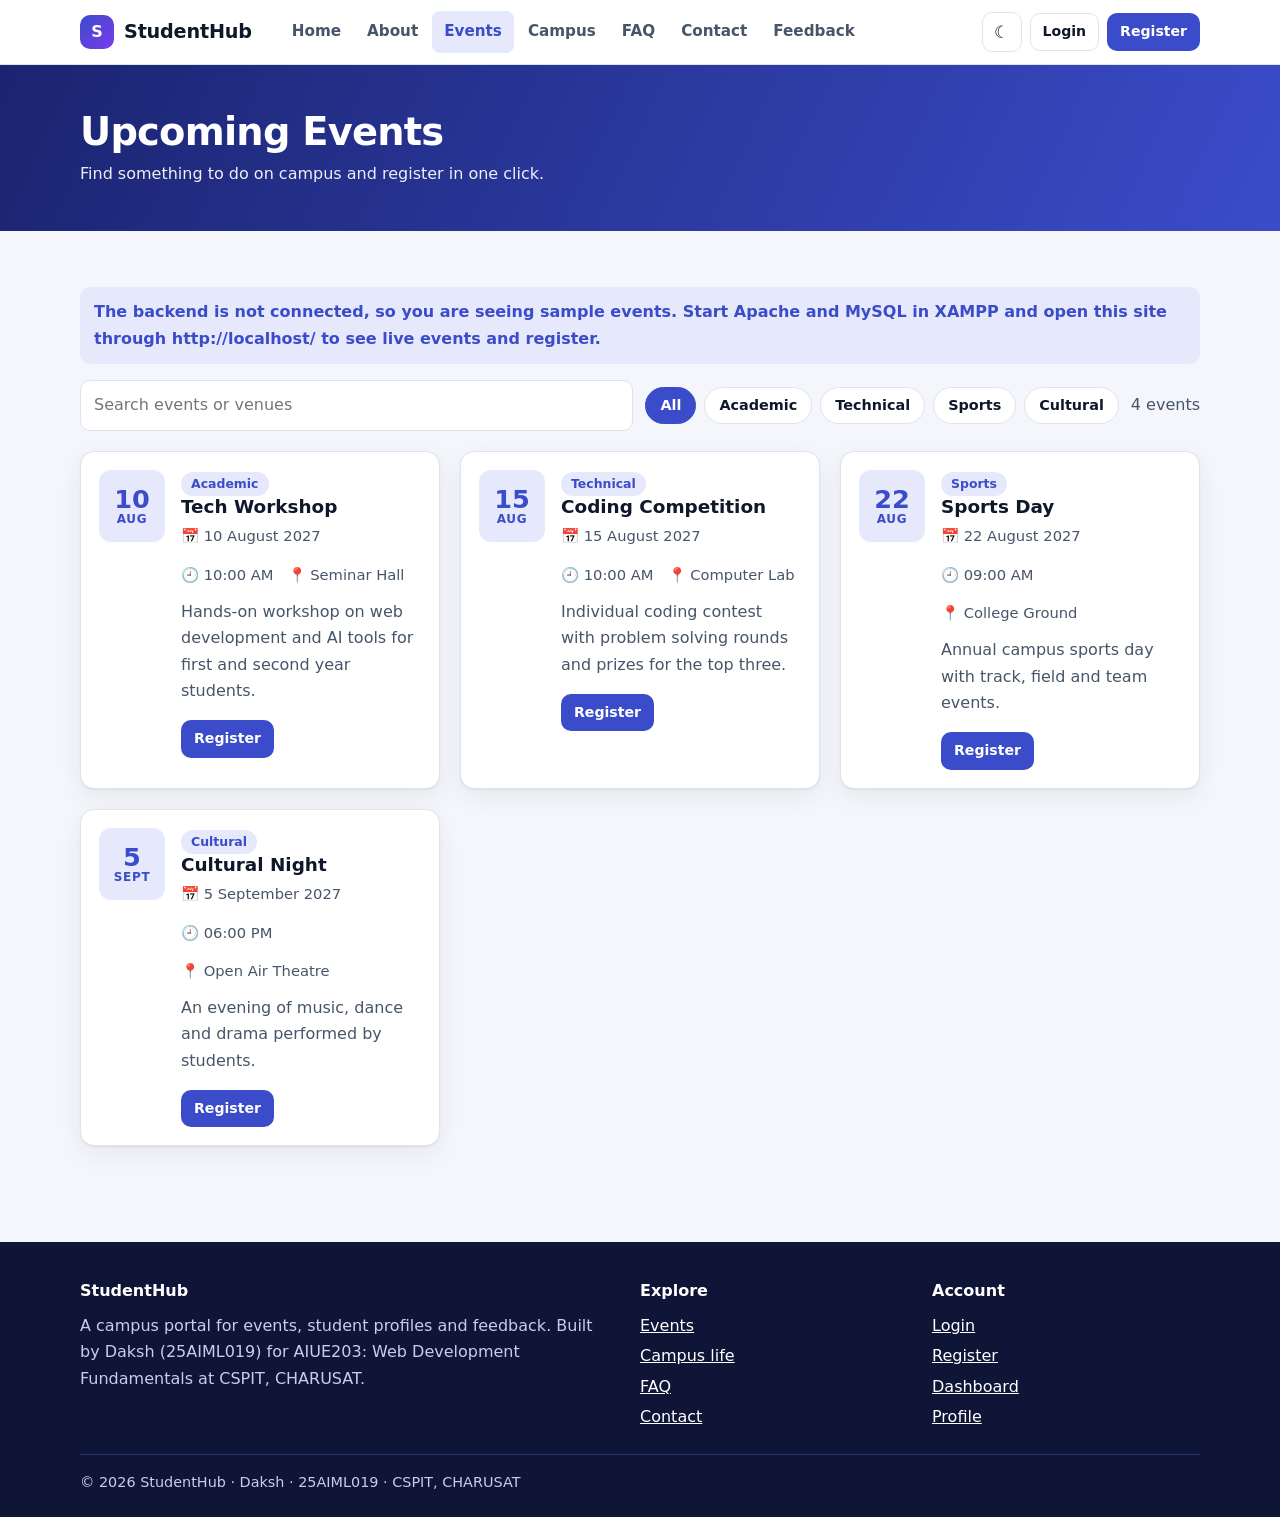
<file: 25aiml019/event.html>
<!DOCTYPE html>
<html lang="en">
<head>
<meta charset="UTF-8">
<meta name="viewport" content="width=device-width, initial-scale=1">
<title>Events | StudentHub</title>
<meta name="description" content="Search and register for upcoming campus events.">
<meta name="author" content="Daksh (25AIML019)">
<link rel="stylesheet" href="style.css">
</head>
<body data-page="events">
<a class="skip" href="#main">Skip to content</a>
<header class="site-header">
  <div class="wrap bar">
    <a class="brand" href="index.html"><span class="brand-mark" aria-hidden="true">S</span>StudentHub</a>
    <nav class="nav" id="mainNav" aria-label="Main"><a href="index.html">Home</a><a href="about.html">About</a><a href="event.html" aria-current="page">Events</a><a href="campus.html">Campus</a><a href="faq.html">FAQ</a><a href="contact.html">Contact</a><a href="feedback.html">Feedback</a></nav>
    <div class="actions">
      <button class="icon-btn" id="themeBtn" type="button" aria-label="Toggle theme">☾</button>
      <div class="actions" id="authBox"><a class="btn btn-ghost btn-sm" href="login.html">Login</a><a class="btn btn-sm" href="register.html">Register</a></div>
    </div>
    <button class="icon-btn menu-btn" id="menuBtn" type="button" aria-label="Menu" aria-expanded="false" aria-controls="mainNav">☰</button>
  </div>
</header>
<main id="main">
<section class="page-head"><div class="wrap"><h1>Upcoming Events</h1><p>Find something to do on campus and register in one click.</p></div></section>

<section class="section"><div class="wrap">
  <div class="alert info" id="offline" hidden>The backend is not connected, so you are seeing sample events. Start Apache and MySQL in XAMPP and open this site through <b>http://localhost/</b> to see live events and register.</div>
  <div class="toolbar">
    <input type="search" id="eventSearch" placeholder="Search events or venues" aria-label="Search events">
    <div class="chips" id="eventChips" role="group" aria-label="Filter by category"></div>
    <span class="muted" id="eventCount" aria-live="polite"></span>
  </div>
  <div class="grid g2" id="eventList"><div class="skeleton"></div><div class="skeleton"></div></div>
</div></section>
</main>
<footer class="site-footer">
  <div class="wrap">
    <div class="foot">
      <div><h4>StudentHub</h4><p>A campus portal for events, student profiles and feedback. Built by Daksh (25AIML019) for AIUE203: Web Development Fundamentals at CSPIT, CHARUSAT.</p></div>
      <div><h4>Explore</h4><ul><li><a href="event.html">Events</a></li><li><a href="campus.html">Campus life</a></li><li><a href="faq.html">FAQ</a></li><li><a href="contact.html">Contact</a></li></ul></div>
      <div><h4>Account</h4><ul><li><a href="login.html">Login</a></li><li><a href="register.html">Register</a></li><li><a href="dashboard.html">Dashboard</a></li><li><a href="profile.html">Profile</a></li></ul></div>
    </div>
    <div class="copy">© 2026 StudentHub · Daksh · 25AIML019 · CSPIT, CHARUSAT</div>
  </div>
</footer>
<script src="app.js" defer></script>
</body>
</html>
</file>
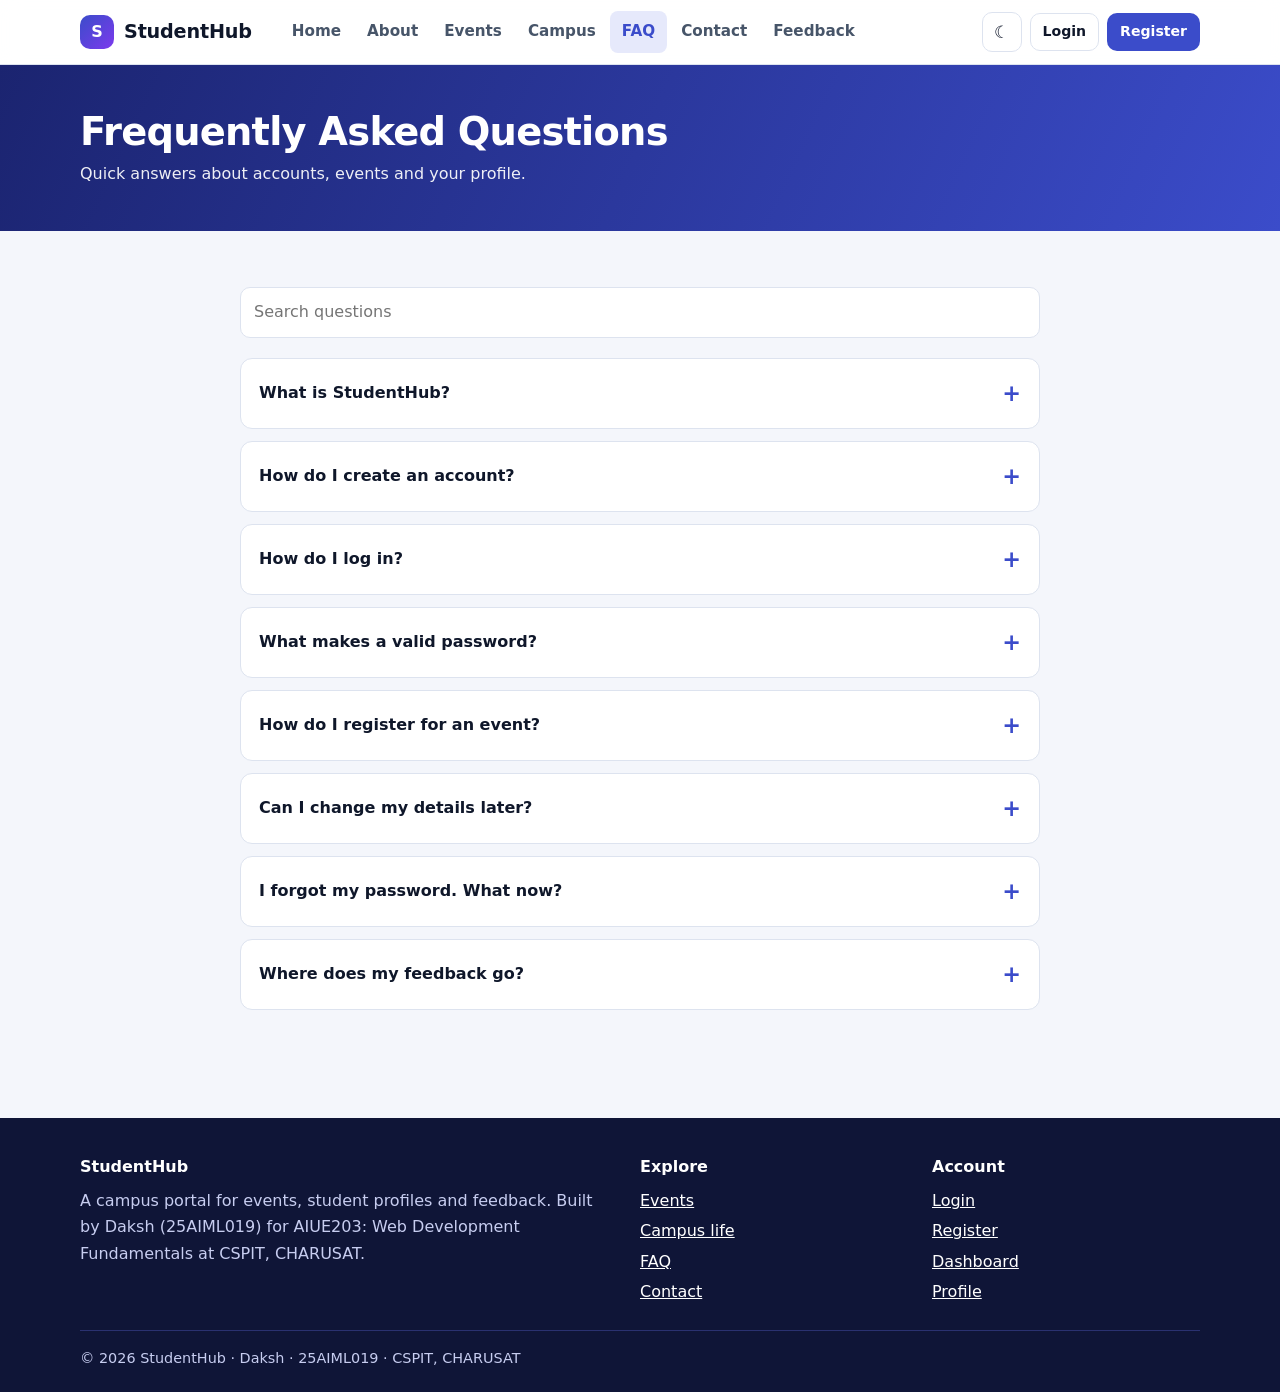
<file: 25aiml019/faq.html>
<!DOCTYPE html>
<html lang="en">
<head>
<meta charset="UTF-8">
<meta name="viewport" content="width=device-width, initial-scale=1">
<title>FAQ | StudentHub</title>
<meta name="description" content="Answers to common StudentHub questions.">
<meta name="author" content="Daksh (25AIML019)">
<link rel="stylesheet" href="style.css">
</head>
<body data-page="faq">
<a class="skip" href="#main">Skip to content</a>
<header class="site-header">
  <div class="wrap bar">
    <a class="brand" href="index.html"><span class="brand-mark" aria-hidden="true">S</span>StudentHub</a>
    <nav class="nav" id="mainNav" aria-label="Main"><a href="index.html">Home</a><a href="about.html">About</a><a href="event.html">Events</a><a href="campus.html">Campus</a><a href="faq.html" aria-current="page">FAQ</a><a href="contact.html">Contact</a><a href="feedback.html">Feedback</a></nav>
    <div class="actions">
      <button class="icon-btn" id="themeBtn" type="button" aria-label="Toggle theme">☾</button>
      <div class="actions" id="authBox"><a class="btn btn-ghost btn-sm" href="login.html">Login</a><a class="btn btn-sm" href="register.html">Register</a></div>
    </div>
    <button class="icon-btn menu-btn" id="menuBtn" type="button" aria-label="Menu" aria-expanded="false" aria-controls="mainNav">☰</button>
  </div>
</header>
<main id="main">
<section class="page-head"><div class="wrap"><h1>Frequently Asked Questions</h1><p>Quick answers about accounts, events and your profile.</p></div></section>

<section class="section"><div class="wrap" style="max-width:800px">
  <div class="toolbar"><input type="search" id="faqSearch" placeholder="Search questions" aria-label="Search questions"></div>
  <div class="faq-item"><button class="faq-q" type="button" aria-expanded="false">What is StudentHub?</button><div class="faq-a" hidden><p>StudentHub is an online platform that helps students find campus events, register for them, manage their profile and share feedback in one place.</p></div></div><div class="faq-item"><button class="faq-q" type="button" aria-expanded="false">How do I create an account?</button><div class="faq-a" hidden><p>Open the Register page and enter your name, email, enrollment number (for example 25aiml019), department and a password. Your enrollment number becomes your username.</p></div></div><div class="faq-item"><button class="faq-q" type="button" aria-expanded="false">How do I log in?</button><div class="faq-a" hidden><p>Use the Login page with your email address or enrollment number and your password. Administrators use the same page and are taken to the admin panel.</p></div></div><div class="faq-item"><button class="faq-q" type="button" aria-expanded="false">What makes a valid password?</button><div class="faq-a" hidden><p>At least 6 characters with one uppercase letter, one lowercase letter and one number. Longer passwords are stronger.</p></div></div><div class="faq-item"><button class="faq-q" type="button" aria-expanded="false">How do I register for an event?</button><div class="faq-a" hidden><p>Open the Events page, find the event and press Register. You must be logged in. You can cancel the registration from the same page or from your dashboard.</p></div></div><div class="faq-item"><button class="faq-q" type="button" aria-expanded="false">Can I change my details later?</button><div class="faq-a" hidden><p>Yes. Open your Profile to update your mobile number, department, hobbies and address, or to change your password.</p></div></div><div class="faq-item"><button class="faq-q" type="button" aria-expanded="false">I forgot my password. What now?</button><div class="faq-a" hidden><p>Contact an administrator using the Contact page. They can reset your account. Once you are logged in you can change it any time from your Profile.</p></div></div><div class="faq-item"><button class="faq-q" type="button" aria-expanded="false">Where does my feedback go?</button><div class="faq-a" hidden><p>Feedback is stored securely in the database and is visible only to administrators, who use it to improve the portal.</p></div></div>
  <div class="card empty" id="faqEmpty" hidden>No questions match your search. Try the <a href="contact.html">Contact</a> page.</div>
</div></section>
</main>
<footer class="site-footer">
  <div class="wrap">
    <div class="foot">
      <div><h4>StudentHub</h4><p>A campus portal for events, student profiles and feedback. Built by Daksh (25AIML019) for AIUE203: Web Development Fundamentals at CSPIT, CHARUSAT.</p></div>
      <div><h4>Explore</h4><ul><li><a href="event.html">Events</a></li><li><a href="campus.html">Campus life</a></li><li><a href="faq.html">FAQ</a></li><li><a href="contact.html">Contact</a></li></ul></div>
      <div><h4>Account</h4><ul><li><a href="login.html">Login</a></li><li><a href="register.html">Register</a></li><li><a href="dashboard.html">Dashboard</a></li><li><a href="profile.html">Profile</a></li></ul></div>
    </div>
    <div class="copy">© 2026 StudentHub · Daksh · 25AIML019 · CSPIT, CHARUSAT</div>
  </div>
</footer>
<script src="app.js" defer></script>
</body>
</html>
</file>
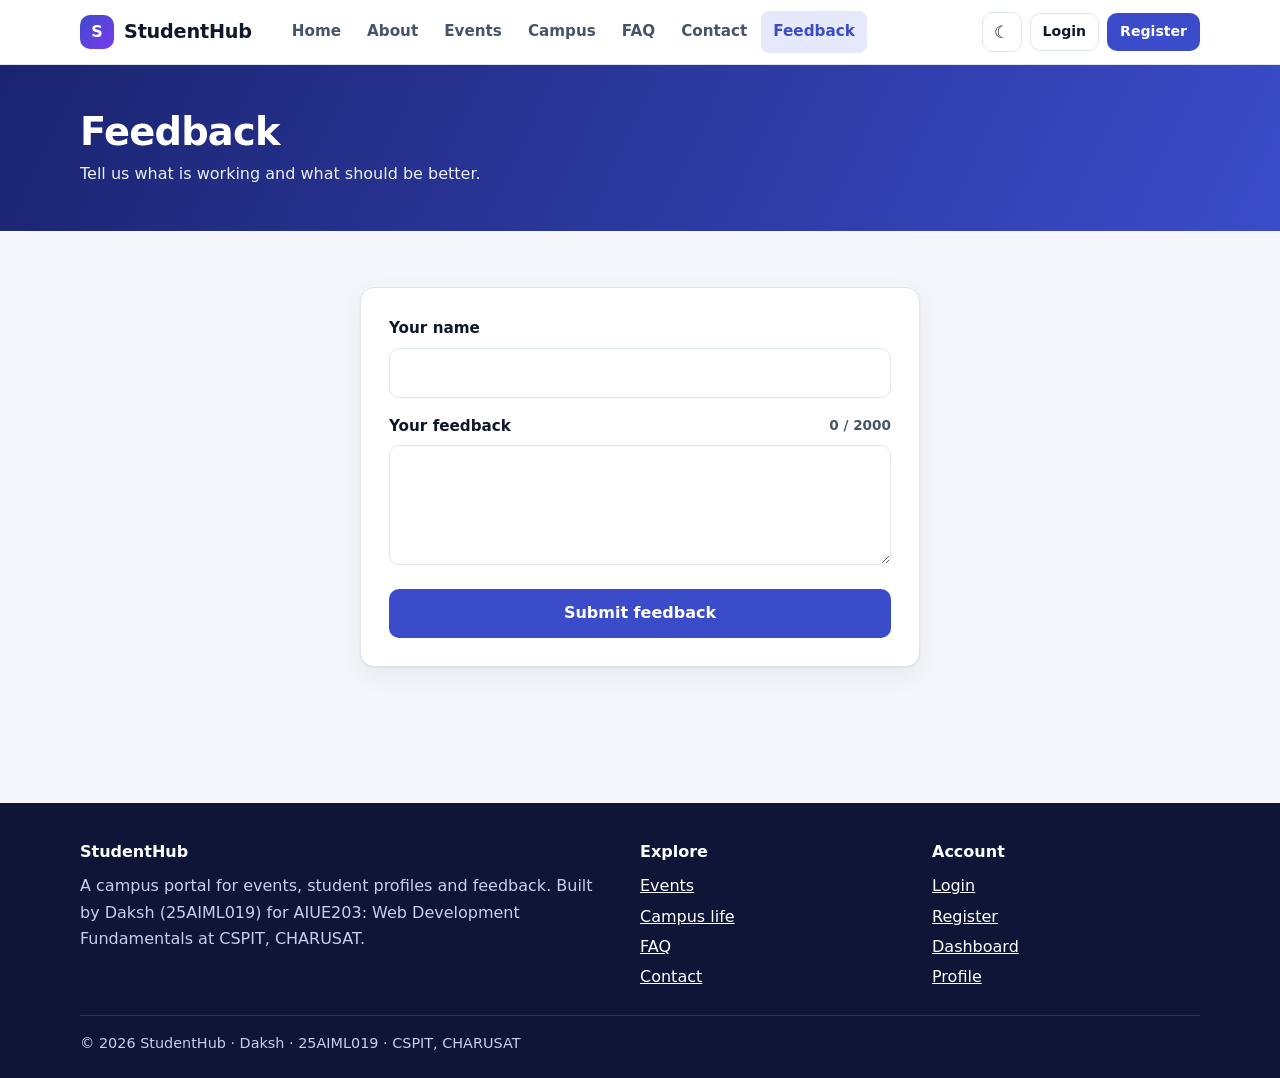
<file: 25aiml019/feedback.html>
<!DOCTYPE html>
<html lang="en">
<head>
<meta charset="UTF-8">
<meta name="viewport" content="width=device-width, initial-scale=1">
<title>Feedback | StudentHub</title>
<meta name="description" content="Send feedback about StudentHub.">
<meta name="author" content="Daksh (25AIML019)">
<link rel="stylesheet" href="style.css">
</head>
<body data-page="feedback">
<a class="skip" href="#main">Skip to content</a>
<header class="site-header">
  <div class="wrap bar">
    <a class="brand" href="index.html"><span class="brand-mark" aria-hidden="true">S</span>StudentHub</a>
    <nav class="nav" id="mainNav" aria-label="Main"><a href="index.html">Home</a><a href="about.html">About</a><a href="event.html">Events</a><a href="campus.html">Campus</a><a href="faq.html">FAQ</a><a href="contact.html">Contact</a><a href="feedback.html" aria-current="page">Feedback</a></nav>
    <div class="actions">
      <button class="icon-btn" id="themeBtn" type="button" aria-label="Toggle theme">☾</button>
      <div class="actions" id="authBox"><a class="btn btn-ghost btn-sm" href="login.html">Login</a><a class="btn btn-sm" href="register.html">Register</a></div>
    </div>
    <button class="icon-btn menu-btn" id="menuBtn" type="button" aria-label="Menu" aria-expanded="false" aria-controls="mainNav">☰</button>
  </div>
</header>
<main id="main">
<section class="page-head"><div class="wrap"><h1>Feedback</h1><p>Tell us what is working and what should be better.</p></div></section>

<section class="section"><div class="wrap">
  <form class="card form-card" id="feedbackForm" novalidate style="margin-top:0">
    <div class="field"><label for="fn">Your name</label><input id="fn" name="name" type="text" autocomplete="name" maxlength="100" required></div>
    <div class="field"><label for="ft">Your feedback <span class="count" id="fbCount">0 / 2000</span></label><textarea id="ft" name="feedback" maxlength="2000" required></textarea></div>
    <button class="btn btn-block" type="submit">Submit feedback</button>
  </form>
</div></section>
</main>
<footer class="site-footer">
  <div class="wrap">
    <div class="foot">
      <div><h4>StudentHub</h4><p>A campus portal for events, student profiles and feedback. Built by Daksh (25AIML019) for AIUE203: Web Development Fundamentals at CSPIT, CHARUSAT.</p></div>
      <div><h4>Explore</h4><ul><li><a href="event.html">Events</a></li><li><a href="campus.html">Campus life</a></li><li><a href="faq.html">FAQ</a></li><li><a href="contact.html">Contact</a></li></ul></div>
      <div><h4>Account</h4><ul><li><a href="login.html">Login</a></li><li><a href="register.html">Register</a></li><li><a href="dashboard.html">Dashboard</a></li><li><a href="profile.html">Profile</a></li></ul></div>
    </div>
    <div class="copy">© 2026 StudentHub · Daksh · 25AIML019 · CSPIT, CHARUSAT</div>
  </div>
</footer>
<script src="app.js" defer></script>
</body>
</html>
</file>
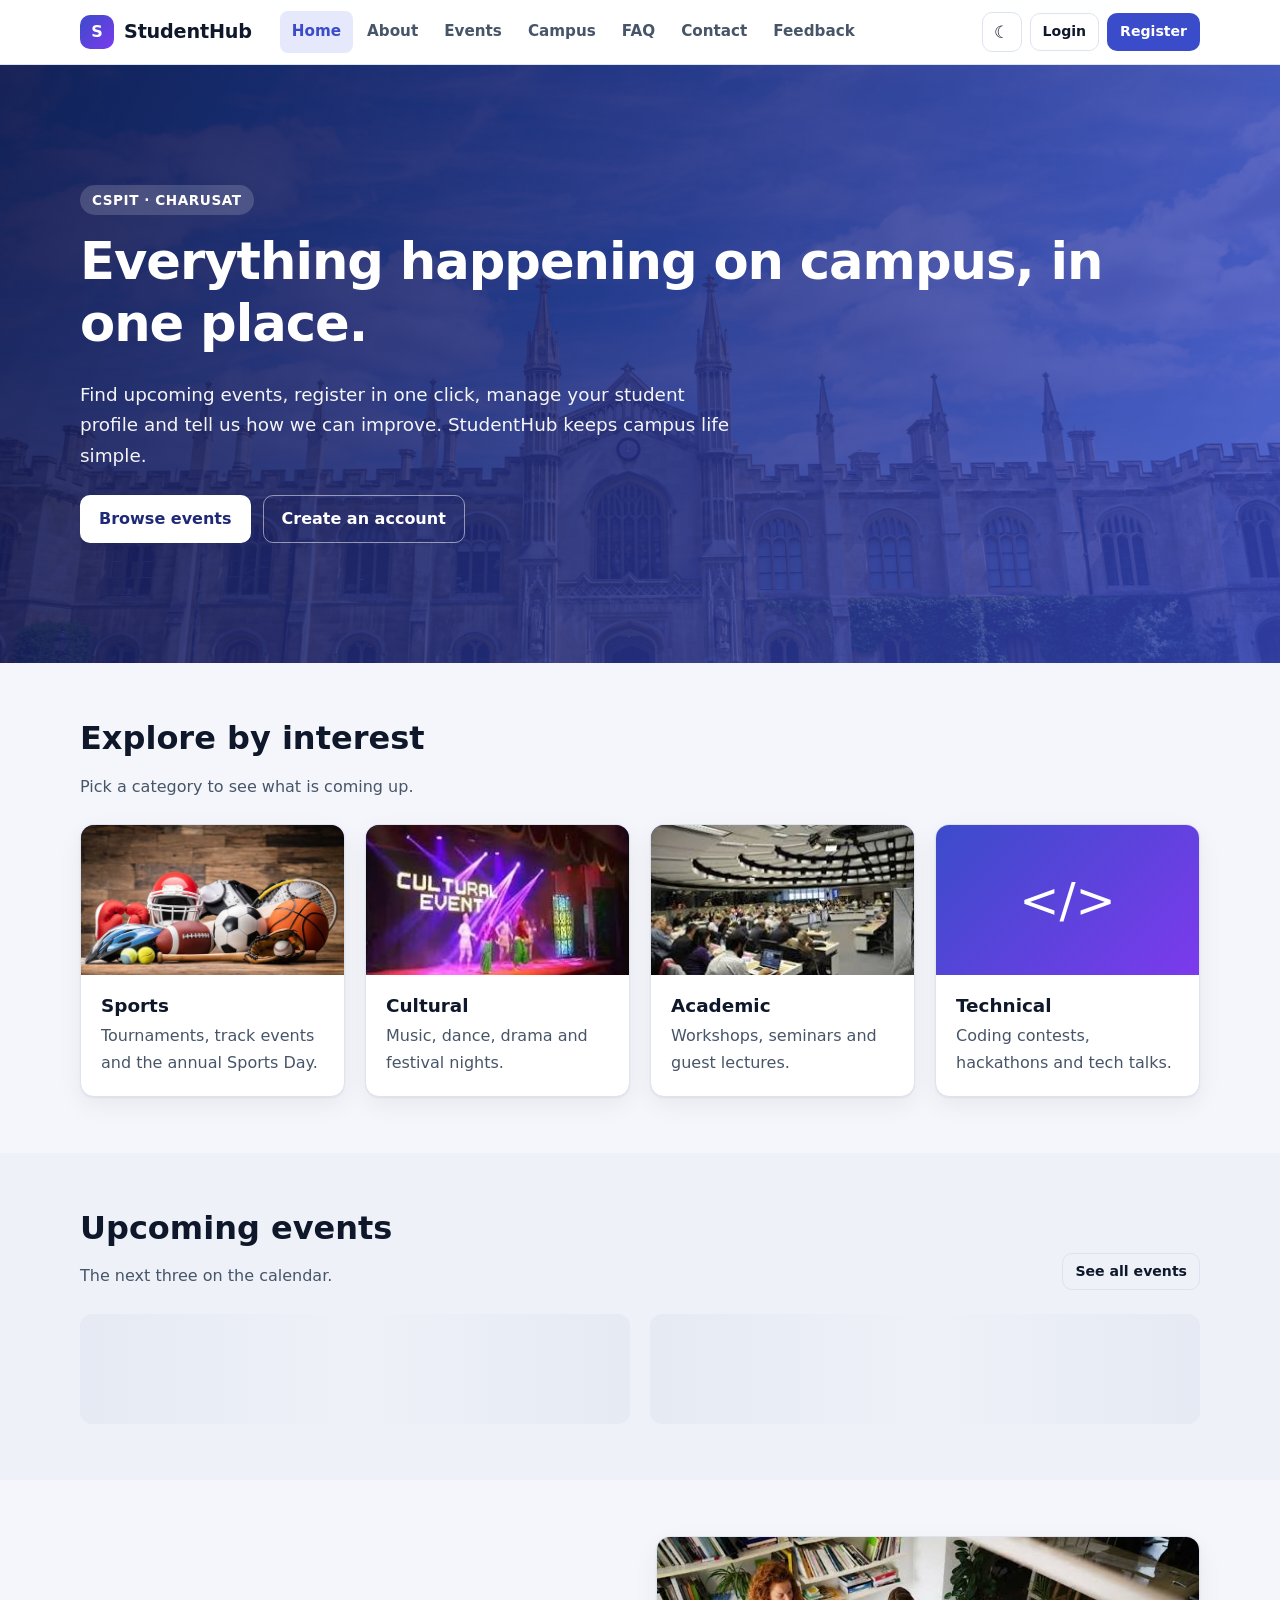
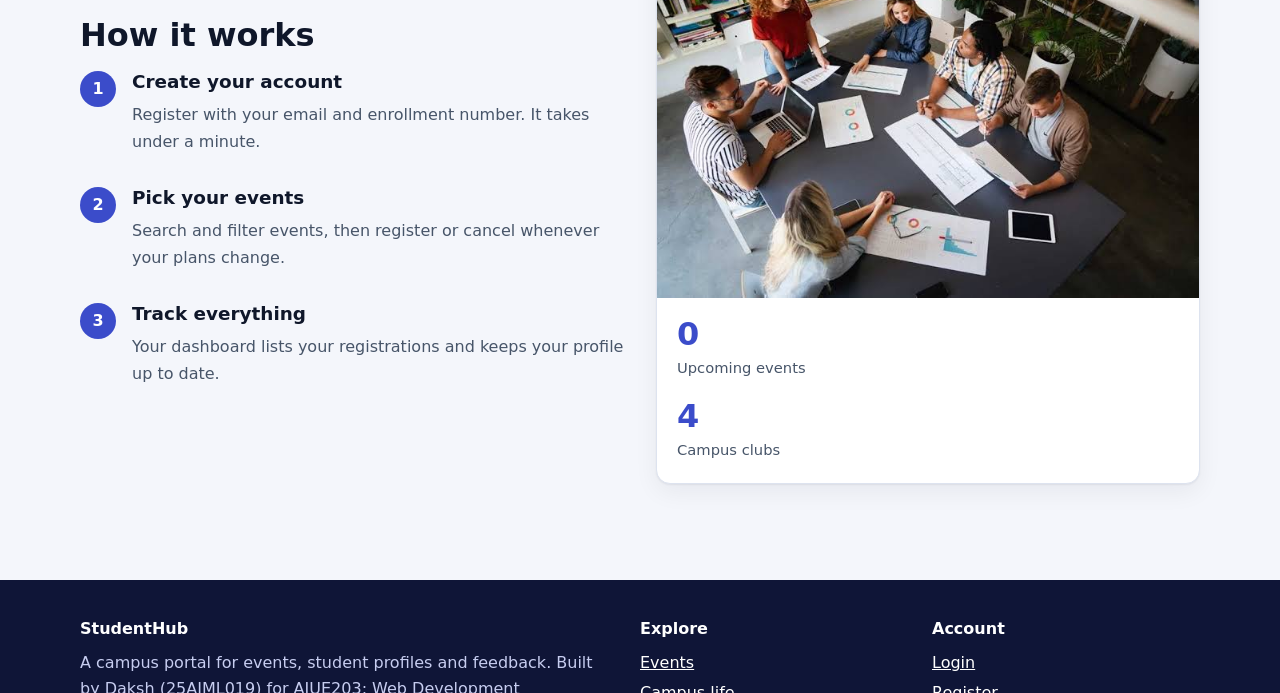
<file: 25aiml019/first.html>
<!DOCTYPE html>
<html lang="en"><head><meta charset="UTF-8"><meta http-equiv="refresh" content="0; url=index.html"><title>StudentHub</title></head>
<body><p>Opening StudentHub… <a href="index.html">Continue</a></p></body></html>
</file>
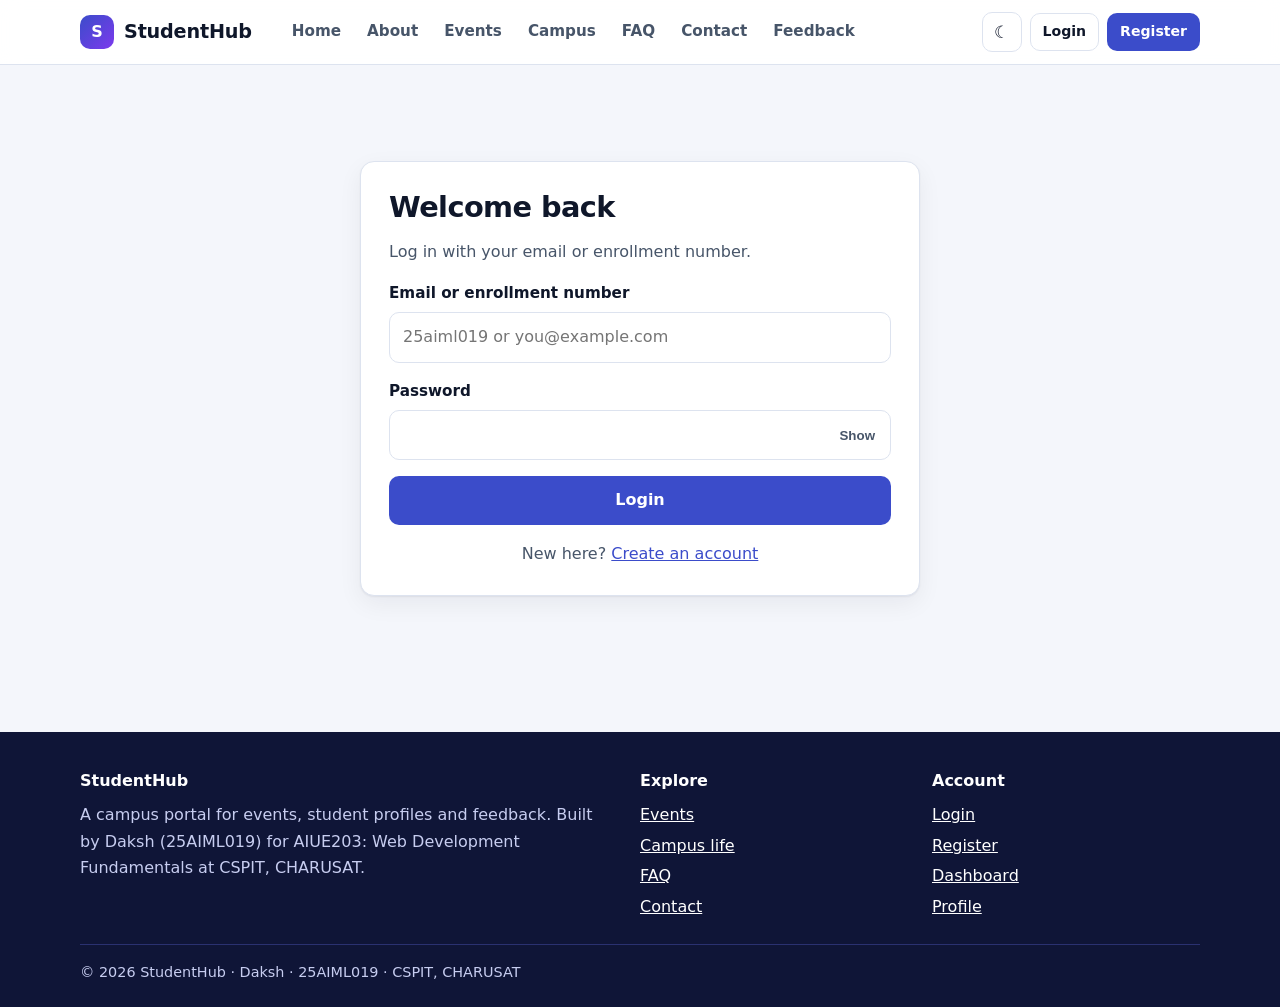
<file: 25aiml019/login.html>
<!DOCTYPE html>
<html lang="en">
<head>
<meta charset="UTF-8">
<meta name="viewport" content="width=device-width, initial-scale=1">
<title>Login | StudentHub</title>
<meta name="description" content="Log in to StudentHub.">
<meta name="author" content="Daksh (25AIML019)">
<link rel="stylesheet" href="style.css">
</head>
<body data-page="login">
<a class="skip" href="#main">Skip to content</a>
<header class="site-header">
  <div class="wrap bar">
    <a class="brand" href="index.html"><span class="brand-mark" aria-hidden="true">S</span>StudentHub</a>
    <nav class="nav" id="mainNav" aria-label="Main"><a href="index.html">Home</a><a href="about.html">About</a><a href="event.html">Events</a><a href="campus.html">Campus</a><a href="faq.html">FAQ</a><a href="contact.html">Contact</a><a href="feedback.html">Feedback</a></nav>
    <div class="actions">
      <button class="icon-btn" id="themeBtn" type="button" aria-label="Toggle theme">☾</button>
      <div class="actions" id="authBox"><a class="btn btn-ghost btn-sm" href="login.html">Login</a><a class="btn btn-sm" href="register.html">Register</a></div>
    </div>
    <button class="icon-btn menu-btn" id="menuBtn" type="button" aria-label="Menu" aria-expanded="false" aria-controls="mainNav">☰</button>
  </div>
</header>
<main id="main">

<section class="section"><div class="wrap">
  <form class="card form-card" id="loginForm" novalidate>
    <h1 style="font-size:1.8rem">Welcome back</h1>
    <p class="muted">Log in with your email or enrollment number.</p>
    <div class="field"><label for="identifier">Email or enrollment number</label><input id="identifier" name="identifier" type="text" autocomplete="username" placeholder="25aiml019 or you@example.com" required></div>
    <div class="field"><label for="password">Password</label><div class="pw"><input id="password" name="password" type="password" autocomplete="current-password" required><button type="button" id="pwToggle" aria-label="Show or hide password">Show</button></div></div>
    <button class="btn btn-block" type="submit">Login</button>
    <p class="center muted" style="margin:16px 0 0">New here? <a href="register.html">Create an account</a></p>
  </form>
</div></section>
</main>
<footer class="site-footer">
  <div class="wrap">
    <div class="foot">
      <div><h4>StudentHub</h4><p>A campus portal for events, student profiles and feedback. Built by Daksh (25AIML019) for AIUE203: Web Development Fundamentals at CSPIT, CHARUSAT.</p></div>
      <div><h4>Explore</h4><ul><li><a href="event.html">Events</a></li><li><a href="campus.html">Campus life</a></li><li><a href="faq.html">FAQ</a></li><li><a href="contact.html">Contact</a></li></ul></div>
      <div><h4>Account</h4><ul><li><a href="login.html">Login</a></li><li><a href="register.html">Register</a></li><li><a href="dashboard.html">Dashboard</a></li><li><a href="profile.html">Profile</a></li></ul></div>
    </div>
    <div class="copy">© 2026 StudentHub · Daksh · 25AIML019 · CSPIT, CHARUSAT</div>
  </div>
</footer>
<script src="app.js" defer></script>
</body>
</html>
</file>
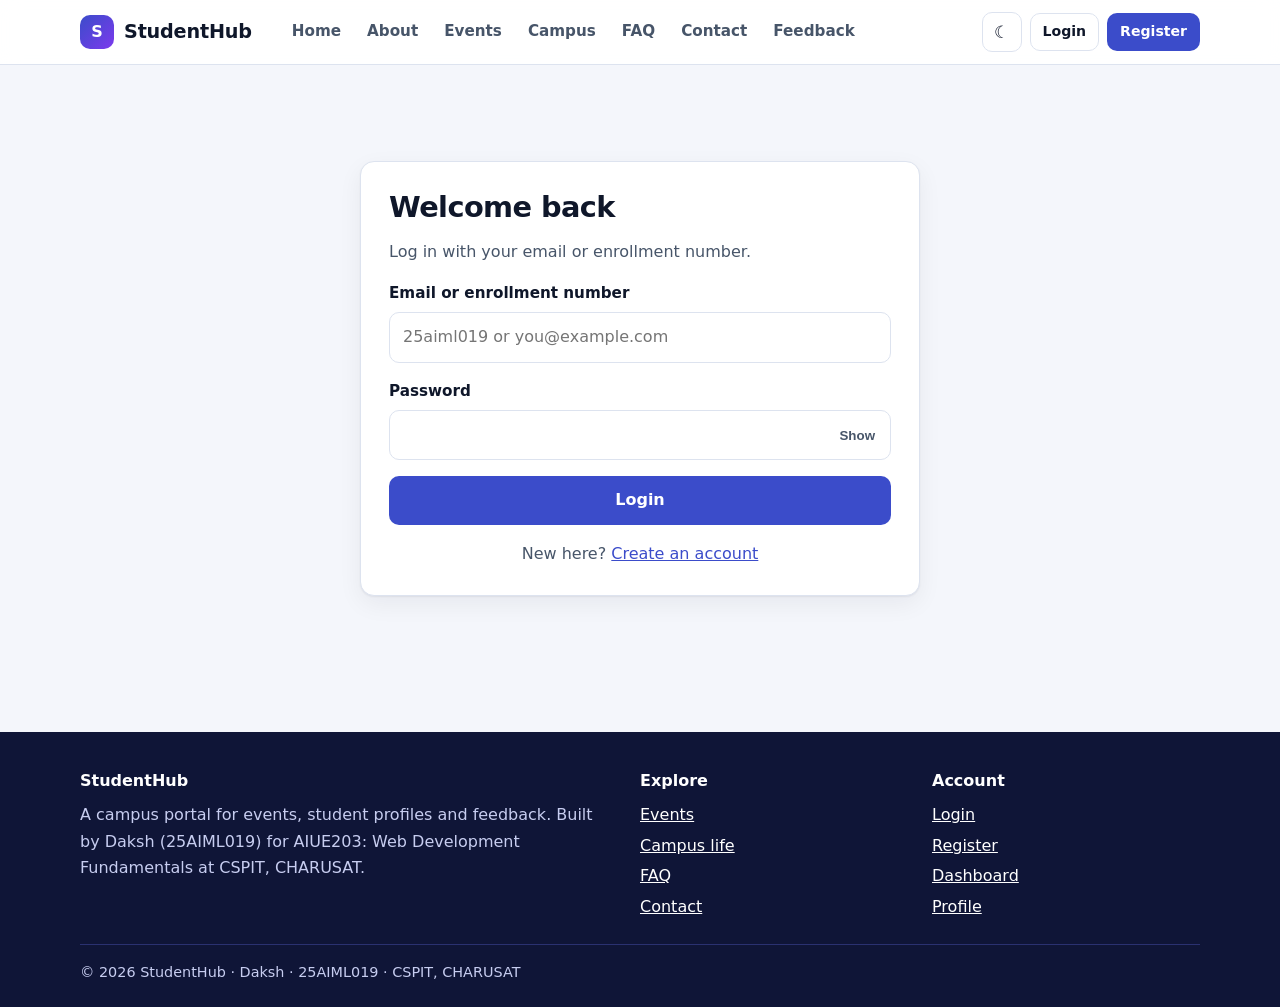
<file: 25aiml019/profile.html>
<!DOCTYPE html>
<html lang="en">
<head>
<meta charset="UTF-8">
<meta name="viewport" content="width=device-width, initial-scale=1">
<title>My Profile | StudentHub</title>
<meta name="description" content="View and edit your StudentHub profile.">
<meta name="author" content="Daksh (25AIML019)">
<link rel="stylesheet" href="style.css">
</head>
<body data-page="profile">
<a class="skip" href="#main">Skip to content</a>
<header class="site-header">
  <div class="wrap bar">
    <a class="brand" href="index.html"><span class="brand-mark" aria-hidden="true">S</span>StudentHub</a>
    <nav class="nav" id="mainNav" aria-label="Main"><a href="index.html">Home</a><a href="about.html">About</a><a href="event.html">Events</a><a href="campus.html">Campus</a><a href="faq.html">FAQ</a><a href="contact.html">Contact</a><a href="feedback.html">Feedback</a></nav>
    <div class="actions">
      <button class="icon-btn" id="themeBtn" type="button" aria-label="Toggle theme">☾</button>
      <div class="actions" id="authBox"><a class="btn btn-ghost btn-sm" href="login.html">Login</a><a class="btn btn-sm" href="register.html">Register</a></div>
    </div>
    <button class="icon-btn menu-btn" id="menuBtn" type="button" aria-label="Menu" aria-expanded="false" aria-controls="mainNav">☰</button>
  </div>
</header>
<main id="main">

<section class="section"><div class="wrap grid g2" style="align-items:start">
  <div class="card card-body">
    <div class="center"><div class="avatar" id="avatar" aria-hidden="true">?</div><h2 id="pName" style="margin-bottom:2px">Loading…</h2><p class="muted" id="pId"></p></div>
    <dl class="kv" id="details"></dl>
  </div>
  <div class="grid">
    <form class="card card-body" id="profileForm" novalidate>
      <h2>Edit details</h2>
      <div class="row2">
        <div class="field"><label for="mobile">Mobile</label><input id="mobile" name="mobile" type="tel" inputmode="numeric" maxlength="10"></div>
        <div class="field"><label for="department">Department</label><select id="department" name="department"><option>AIML</option><option>CSE</option><option>ECE</option><option>EEE</option><option>CIVIL</option><option>MECH</option></select></div>
      </div>
      <fieldset class="field"><legend>Hobbies</legend><div class="choices"><label><input type="checkbox" name="hobby" value="Reading">Reading</label><label><input type="checkbox" name="hobby" value="Sports">Sports</label><label><input type="checkbox" name="hobby" value="Music">Music</label></div></fieldset>
      <div class="field"><label for="address">Address</label><textarea id="address" name="address" style="min-height:90px"></textarea></div>
      <button class="btn" type="submit">Save changes</button>
    </form>
    <form class="card card-body" id="pwForm" novalidate>
      <h2>Change password</h2>
      <div class="field"><label for="cp">Current password</label><input id="cp" name="current_password" type="password" autocomplete="current-password" required></div>
      <div class="row2">
        <div class="field"><label for="np">New password</label><input id="np" name="new_password" type="password" autocomplete="new-password" required></div>
        <div class="field"><label for="np2">Confirm new password</label><input id="np2" name="confirm_password" type="password" autocomplete="new-password" required></div>
      </div>
      <button class="btn" type="submit">Update password</button>
    </form>
  </div>
</div></section>
</main>
<footer class="site-footer">
  <div class="wrap">
    <div class="foot">
      <div><h4>StudentHub</h4><p>A campus portal for events, student profiles and feedback. Built by Daksh (25AIML019) for AIUE203: Web Development Fundamentals at CSPIT, CHARUSAT.</p></div>
      <div><h4>Explore</h4><ul><li><a href="event.html">Events</a></li><li><a href="campus.html">Campus life</a></li><li><a href="faq.html">FAQ</a></li><li><a href="contact.html">Contact</a></li></ul></div>
      <div><h4>Account</h4><ul><li><a href="login.html">Login</a></li><li><a href="register.html">Register</a></li><li><a href="dashboard.html">Dashboard</a></li><li><a href="profile.html">Profile</a></li></ul></div>
    </div>
    <div class="copy">© 2026 StudentHub · Daksh · 25AIML019 · CSPIT, CHARUSAT</div>
  </div>
</footer>
<script src="app.js" defer></script>
</body>
</html>
</file>
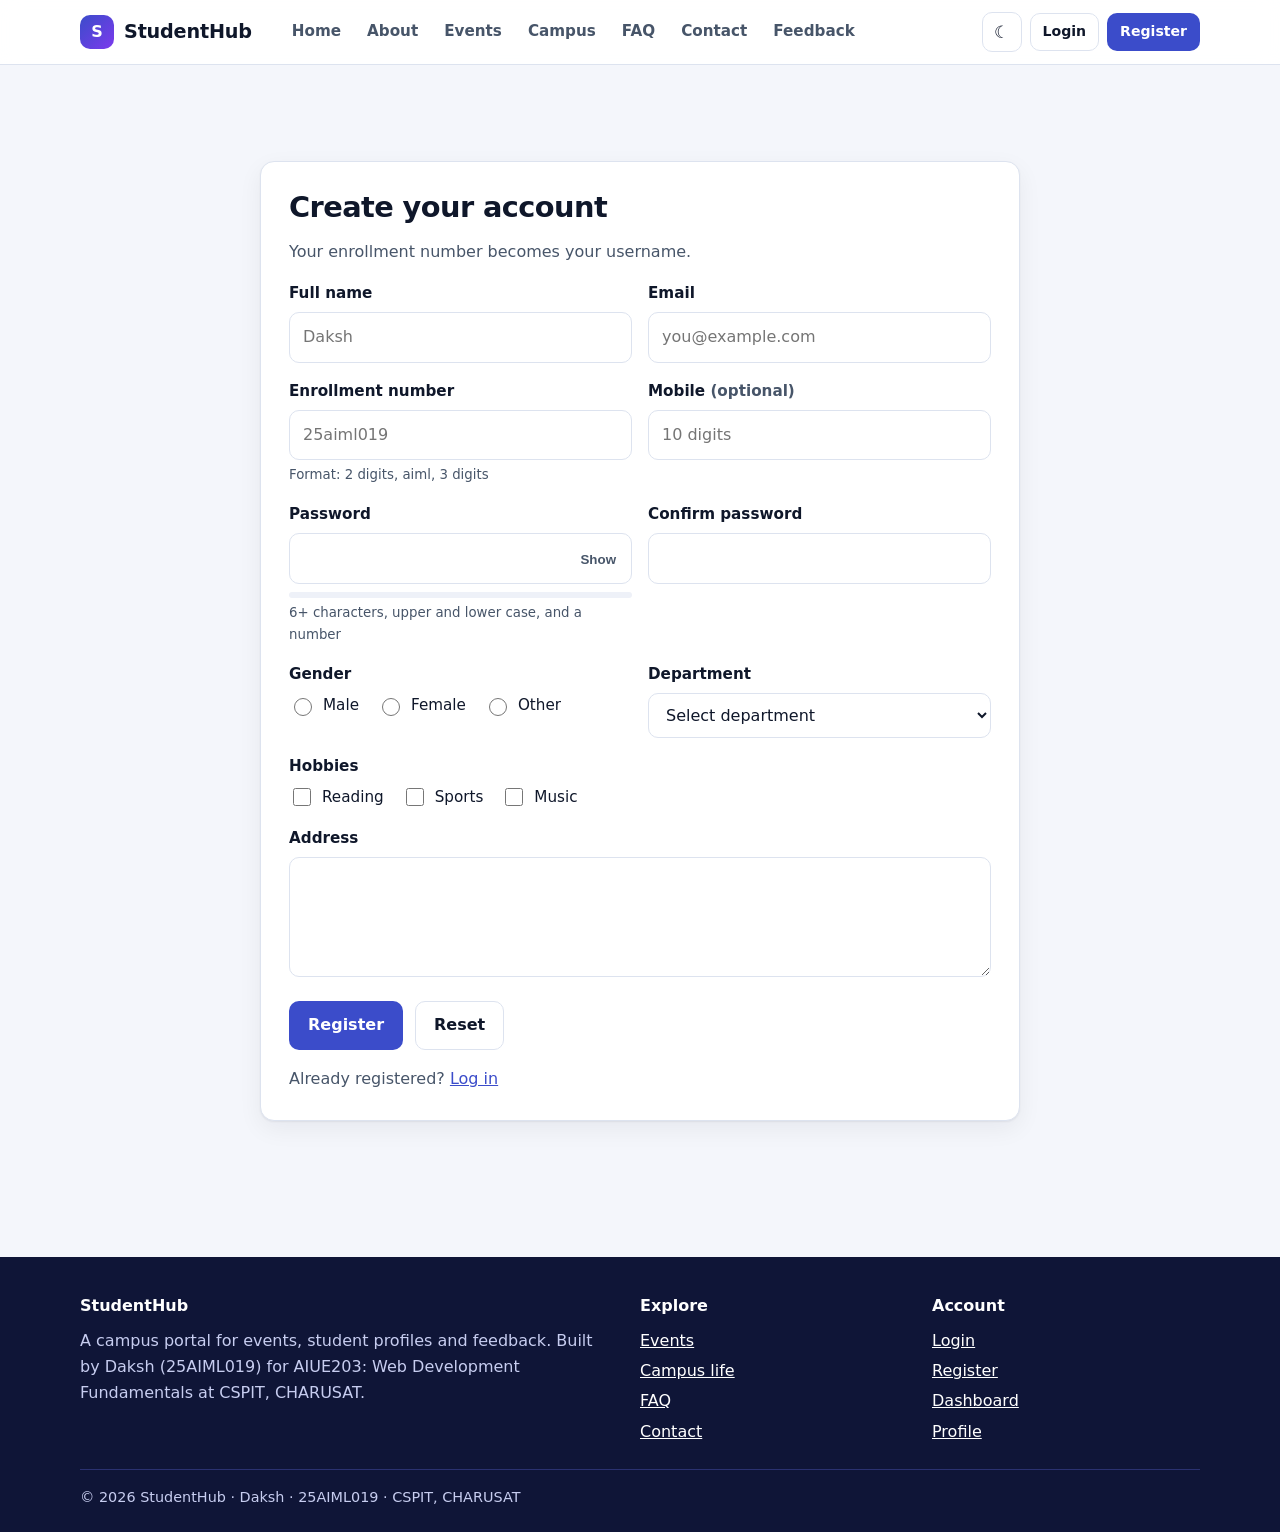
<file: 25aiml019/register.html>
<!DOCTYPE html>
<html lang="en">
<head>
<meta charset="UTF-8">
<meta name="viewport" content="width=device-width, initial-scale=1">
<title>Register | StudentHub</title>
<meta name="description" content="Create your StudentHub account.">
<meta name="author" content="Daksh (25AIML019)">
<link rel="stylesheet" href="style.css">
</head>
<body data-page="register">
<a class="skip" href="#main">Skip to content</a>
<header class="site-header">
  <div class="wrap bar">
    <a class="brand" href="index.html"><span class="brand-mark" aria-hidden="true">S</span>StudentHub</a>
    <nav class="nav" id="mainNav" aria-label="Main"><a href="index.html">Home</a><a href="about.html">About</a><a href="event.html">Events</a><a href="campus.html">Campus</a><a href="faq.html">FAQ</a><a href="contact.html">Contact</a><a href="feedback.html">Feedback</a></nav>
    <div class="actions">
      <button class="icon-btn" id="themeBtn" type="button" aria-label="Toggle theme">☾</button>
      <div class="actions" id="authBox"><a class="btn btn-ghost btn-sm" href="login.html">Login</a><a class="btn btn-sm" href="register.html">Register</a></div>
    </div>
    <button class="icon-btn menu-btn" id="menuBtn" type="button" aria-label="Menu" aria-expanded="false" aria-controls="mainNav">☰</button>
  </div>
</header>
<main id="main">

<section class="section"><div class="wrap">
  <form class="card form-card wide" id="registerForm" novalidate>
    <h1 style="font-size:1.8rem">Create your account</h1>
    <p class="muted">Your enrollment number becomes your username.</p>
    <div class="row2">
      <div class="field"><label for="fullname">Full name</label><input id="fullname" name="name" type="text" autocomplete="name" placeholder="Daksh" required></div>
      <div class="field"><label for="email">Email</label><input id="email" name="email" type="email" autocomplete="email" placeholder="you@example.com" required></div>
    </div>
    <div class="row2">
      <div class="field"><label for="enrolment">Enrollment number</label><input id="enrolment" name="enrolment" type="text" placeholder="25aiml019" maxlength="9" autocapitalize="none" required><small>Format: 2 digits, aiml, 3 digits</small></div>
      <div class="field"><label for="mobile">Mobile <span class="muted">(optional)</span></label><input id="mobile" name="mobile" type="tel" inputmode="numeric" maxlength="10" autocomplete="tel-national" placeholder="10 digits"></div>
    </div>
    <div class="row2">
      <div class="field"><label for="password">Password</label><div class="pw"><input id="password" name="password" type="password" autocomplete="new-password" required><button type="button" id="pwToggle" aria-label="Show or hide password">Show</button></div><div class="meter" id="meter" aria-hidden="true"><i></i></div><small>6+ characters, upper and lower case, and a number</small></div>
      <div class="field"><label for="confirm_password">Confirm password</label><input id="confirm_password" name="confirm_password" type="password" autocomplete="new-password" required></div>
    </div>
    <div class="row2">
      <fieldset class="field"><legend>Gender</legend><div class="choices"><label><input type="radio" name="gender" value="Male">Male</label><label><input type="radio" name="gender" value="Female">Female</label><label><input type="radio" name="gender" value="Other">Other</label></div><div class="err" id="genderErr" role="alert"></div></fieldset>
      <div class="field"><label for="department">Department</label><select id="department" name="department" required><option value="">Select department</option><option>AIML</option><option>CSE</option><option>ECE</option><option>EEE</option><option>CIVIL</option><option>MECH</option></select></div>
    </div>
    <fieldset class="field"><legend>Hobbies</legend><div class="choices"><label><input type="checkbox" name="hobby" value="Reading">Reading</label><label><input type="checkbox" name="hobby" value="Sports">Sports</label><label><input type="checkbox" name="hobby" value="Music">Music</label></div></fieldset>
    <div class="field"><label for="address">Address</label><textarea id="address" name="address" required></textarea></div>
    <div style="display:flex;gap:12px"><button class="btn" type="submit">Register</button><button class="btn btn-ghost" type="reset">Reset</button></div>
    <p class="muted" style="margin:16px 0 0">Already registered? <a href="login.html">Log in</a></p>
  </form>
</div></section>
</main>
<footer class="site-footer">
  <div class="wrap">
    <div class="foot">
      <div><h4>StudentHub</h4><p>A campus portal for events, student profiles and feedback. Built by Daksh (25AIML019) for AIUE203: Web Development Fundamentals at CSPIT, CHARUSAT.</p></div>
      <div><h4>Explore</h4><ul><li><a href="event.html">Events</a></li><li><a href="campus.html">Campus life</a></li><li><a href="faq.html">FAQ</a></li><li><a href="contact.html">Contact</a></li></ul></div>
      <div><h4>Account</h4><ul><li><a href="login.html">Login</a></li><li><a href="register.html">Register</a></li><li><a href="dashboard.html">Dashboard</a></li><li><a href="profile.html">Profile</a></li></ul></div>
    </div>
    <div class="copy">© 2026 StudentHub · Daksh · 25AIML019 · CSPIT, CHARUSAT</div>
  </div>
</footer>
<script src="app.js" defer></script>
</body>
</html>
</file>
<file: 25aiml019/style.css>
/* StudentHub - WT19 | Daksh (25AIML019) | CSPIT, CHARUSAT */
:root{
  --bg:#f4f6fb; --surface:#ffffff; --surface-2:#eef1f8; --text:#0f172a; --muted:#475569;
  --primary:#3b4cca; --primary-600:#2f3ea8; --primary-soft:#e6e9fb; --accent:#f59e0b;
  --border:#dde3ef; --danger:#b91c1c; --danger-soft:#fde8e8; --ok:#047857; --ok-soft:#dcf5ea;
  --shadow:0 1px 2px rgba(15,23,42,.06),0 8px 24px rgba(15,23,42,.06); --radius:14px;
  color-scheme:light;
}
:root[data-theme="dark"]{
  --bg:#0b1220; --surface:#141c2e; --surface-2:#1b2540; --text:#e8edf8; --muted:#a3aec6;
  --primary:#8b9bff; --primary-600:#a7b3ff; --primary-soft:#232d52; --accent:#fbbf24;
  --border:#27324f; --danger:#fca5a5; --danger-soft:#3a1d24; --ok:#6ee7b7; --ok-soft:#12372b;
  --shadow:0 1px 2px rgba(0,0,0,.4),0 8px 24px rgba(0,0,0,.35); color-scheme:dark;
}
*{box-sizing:border-box}
html{scroll-behavior:smooth}
body{margin:0;background:var(--bg);color:var(--text);font:16px/1.65 "Segoe UI",system-ui,-apple-system,Roboto,Arial,sans-serif;min-height:100vh;display:flex;flex-direction:column}
main{flex:1}
img{max-width:100%;display:block}
a{color:var(--primary)}
a:hover{color:var(--primary-600)}
h1,h2,h3{line-height:1.2;margin:0 0 .5em}
h1{font-size:clamp(2rem,5vw,3.2rem);letter-spacing:-.02em}
h2{font-size:clamp(1.5rem,3vw,2rem)}
h3{font-size:1.15rem}
p{margin:0 0 1em}
.wrap{width:min(1120px,100% - 32px);margin-inline:auto}
.skip{position:absolute;left:-999px;top:8px;background:var(--primary);color:#fff;padding:8px 14px;border-radius:8px;z-index:100}
.skip:focus{left:8px;color:#fff}
:focus-visible{outline:3px solid var(--accent);outline-offset:2px;border-radius:6px}

/* Header */
.site-header{position:sticky;top:0;z-index:50;background:color-mix(in srgb,var(--surface) 92%,transparent);backdrop-filter:blur(10px);border-bottom:1px solid var(--border)}
.bar{display:flex;align-items:center;gap:16px;min-height:64px}
.brand{display:flex;align-items:center;gap:10px;font-weight:800;font-size:1.2rem;color:var(--text);text-decoration:none;letter-spacing:-.01em}
.brand-mark{width:34px;height:34px;border-radius:10px;background:linear-gradient(135deg,var(--primary),#7c3aed);color:#fff;display:grid;place-items:center;font-size:1rem}
.nav{display:flex;gap:2px;margin-left:12px;flex:1}
.nav a{padding:8px 12px;border-radius:8px;color:var(--muted);text-decoration:none;font-weight:600;font-size:.95rem}
.nav a:hover{background:var(--surface-2);color:var(--text)}
.nav-auth{display:none}
.split>*,.grid>*{min-width:0}
.nav a[aria-current="page"]{background:var(--primary-soft);color:var(--primary)}
.actions{display:flex;align-items:center;gap:8px}
.menu-btn{display:none}
.user-chip{font-size:.9rem;color:var(--muted);max-width:140px;overflow:hidden;text-overflow:ellipsis;white-space:nowrap}

/* Buttons */
.btn{display:inline-flex;align-items:center;justify-content:center;gap:8px;padding:10px 18px;border-radius:10px;border:1px solid transparent;background:var(--primary);color:#fff;font:inherit;font-weight:700;cursor:pointer;text-decoration:none;transition:transform .12s,background .15s}
.btn:hover{background:var(--primary-600);color:#fff;transform:translateY(-1px)}
.btn:disabled{opacity:.6;cursor:not-allowed;transform:none}
.btn-ghost{background:transparent;color:var(--text);border-color:var(--border)}
.btn-ghost:hover{background:var(--surface-2);color:var(--text)}
.btn-light{background:#fff;color:#1e2a78}
.btn-light:hover{background:#eef0ff;color:#1e2a78}
.btn-danger{background:var(--danger-soft);color:var(--danger);border-color:transparent}
.btn-danger:hover{background:var(--danger);color:#fff}
.btn-sm{padding:6px 12px;font-size:.88rem}
.btn-block{width:100%}
.icon-btn{width:40px;height:40px;padding:0;border-radius:10px;border:1px solid var(--border);background:var(--surface);color:var(--text);cursor:pointer;font-size:1.05rem}
.icon-btn:hover{background:var(--surface-2)}

/* Hero */
.hero{position:relative;color:#fff;background:linear-gradient(115deg,rgba(18,24,76,.92),rgba(59,76,202,.78)),url("uni.avif") center/cover no-repeat;padding:clamp(64px,10vw,120px) 0}
.hero p{font-size:1.15rem;max-width:56ch;opacity:.95}
.hero .row{display:flex;gap:12px;flex-wrap:wrap;margin-top:24px}
.eyebrow{display:inline-block;background:rgba(255,255,255,.16);padding:4px 12px;border-radius:99px;font-size:.85rem;font-weight:700;letter-spacing:.04em;margin-bottom:16px}
.page-head{background:linear-gradient(115deg,#1b2470,#3b4cca);color:#fff;padding:44px 0}
.page-head p{margin:0;opacity:.92;max-width:60ch}
.page-head h1{font-size:clamp(1.7rem,4vw,2.4rem);margin-bottom:6px}

/* Sections & cards */
.section{padding:56px 0}
.section.alt{background:var(--surface-2)}
.section-head{display:flex;align-items:end;justify-content:space-between;gap:16px;margin-bottom:24px;flex-wrap:wrap}
.section-head p{color:var(--muted);margin:0}
.grid{display:grid;gap:20px}
.g2{grid-template-columns:repeat(auto-fit,minmax(min(100%,320px),1fr))}
.g3{grid-template-columns:repeat(auto-fit,minmax(min(100%,260px),1fr))}
.g4{grid-template-columns:repeat(auto-fit,minmax(min(100%,220px),1fr))}
.card{background:var(--surface);border:1px solid var(--border);border-radius:var(--radius);box-shadow:var(--shadow);overflow:hidden}
.card-body{padding:20px}
.card h3{margin-bottom:6px}
.card p:last-child{margin-bottom:0}
.thumb{height:150px;width:100%;object-fit:cover;background:linear-gradient(135deg,var(--primary),#7c3aed)}
.thumb-art{height:150px;display:grid;place-items:center;font-size:3rem;background:linear-gradient(135deg,#3b4cca,#7c3aed);color:#fff}
.tile{padding:20px}
.tile .num{font-size:2rem;font-weight:800;color:var(--primary);line-height:1}
.tile .lbl{color:var(--muted);font-size:.92rem;margin-top:6px}
.muted{color:var(--muted)}
.badge{display:inline-block;padding:2px 10px;border-radius:99px;background:var(--primary-soft);color:var(--primary);font-weight:700;font-size:.78rem}
.steps{counter-reset:s;display:grid;gap:16px}
.steps li{list-style:none;position:relative;padding-left:52px}
.steps li::before{counter-increment:s;content:counter(s);position:absolute;left:0;top:0;width:36px;height:36px;border-radius:50%;background:var(--primary);color:#fff;display:grid;place-items:center;font-weight:800}
.steps{padding:0;margin:0}
.split{display:grid;grid-template-columns:1fr 1fr;gap:32px;align-items:center}

/* Events */
.toolbar{display:flex;gap:12px;flex-wrap:wrap;align-items:center;margin-bottom:20px}
.toolbar input[type=search]{flex:1;min-width:220px}
.chips{display:flex;gap:8px;flex-wrap:wrap}
.chip{padding:6px 14px;border-radius:99px;border:1px solid var(--border);background:var(--surface);color:var(--text);font:inherit;font-weight:600;font-size:.9rem;cursor:pointer}
.chip[aria-pressed="true"]{background:var(--primary);border-color:var(--primary);color:#fff}
.event{display:flex;gap:16px;padding:18px}
.date-box{flex:0 0 66px;height:72px;border-radius:12px;background:var(--primary-soft);color:var(--primary);display:grid;place-content:center;text-align:center;line-height:1.1}
.date-box b{font-size:1.6rem}
.date-box span{font-size:.75rem;font-weight:800;text-transform:uppercase;letter-spacing:.06em}
.event .meta{color:var(--muted);font-size:.92rem;display:flex;gap:14px;flex-wrap:wrap;margin:6px 0 12px}
.event-body{flex:1;min-width:0}

/* Forms */
.form-card{max-width:560px;margin:40px auto;padding:28px}
.form-card.wide{max-width:760px}
.field{margin-bottom:16px}
.field label,.field legend{display:block;font-weight:700;margin-bottom:6px;font-size:.95rem;padding:0}
.field small{color:var(--muted);display:block;margin-top:4px}
input[type=text],input[type=email],input[type=password],input[type=search],input[type=tel],select,textarea{width:100%;padding:11px 13px;border-radius:10px;border:1px solid var(--border);background:var(--surface);color:var(--text);font:inherit}
textarea{min-height:120px;resize:vertical}
input:focus,select:focus,textarea:focus{outline:3px solid color-mix(in srgb,var(--primary) 35%,transparent);border-color:var(--primary)}
.field.invalid input,.field.invalid select,.field.invalid textarea{border-color:var(--danger)}
.err{color:var(--danger);font-size:.88rem;margin-top:4px;min-height:0}
fieldset{border:0;padding:0;margin:0 0 16px}
.choices{display:flex;gap:18px;flex-wrap:wrap}
.choices label{display:flex;align-items:center;gap:8px;font-weight:500;margin:0;cursor:pointer}
.choices input{width:18px;height:18px;accent-color:var(--primary)}
.row2{display:grid;grid-template-columns:1fr 1fr;gap:16px}
.pw{position:relative}
.pw button{position:absolute;right:6px;top:50%;transform:translateY(-50%);border:0;background:transparent;color:var(--muted);font-weight:700;cursor:pointer;padding:6px 10px}
.meter{height:6px;border-radius:99px;background:var(--surface-2);overflow:hidden;margin-top:8px}
.meter i{display:block;height:100%;width:0;background:var(--danger);transition:width .2s,background .2s}
.alert{padding:12px 14px;border-radius:10px;margin-bottom:16px;font-weight:600}
.alert.bad{background:var(--danger-soft);color:var(--danger)}
.alert.good{background:var(--ok-soft);color:var(--ok)}
.alert.info{background:var(--primary-soft);color:var(--primary)}
.center{text-align:center}
.count{float:right;color:var(--muted);font-size:.85rem}

/* FAQ */
.faq-item{background:var(--surface);border:1px solid var(--border);border-radius:12px;margin-bottom:12px;overflow:hidden}
.faq-q{width:100%;display:flex;justify-content:space-between;gap:12px;align-items:center;padding:16px 18px;background:none;border:0;color:var(--text);font:inherit;font-weight:700;text-align:left;cursor:pointer}
.faq-q::after{content:"+";font-size:1.4rem;color:var(--primary);transition:transform .2s}
.faq-q[aria-expanded="true"]::after{transform:rotate(45deg)}
.faq-a{padding:0 18px 16px;color:var(--muted)}
.faq-a[hidden]{display:none}

/* Tables */
.table-wrap{overflow-x:auto;border:1px solid var(--border);border-radius:var(--radius);background:var(--surface)}
table{border-collapse:collapse;width:100%;min-width:520px}
th,td{padding:12px 14px;text-align:left;border-bottom:1px solid var(--border);vertical-align:top}
th{background:var(--surface-2);font-size:.85rem;text-transform:uppercase;letter-spacing:.05em;color:var(--muted)}
tr:last-child td{border-bottom:0}
.kv{display:grid;grid-template-columns:160px 1fr;gap:10px 16px;margin:0}
.kv dt{color:var(--muted);font-weight:600}
.kv dd{margin:0;overflow-wrap:anywhere}

/* Profile */
.avatar{width:84px;height:84px;border-radius:50%;background:linear-gradient(135deg,var(--primary),#7c3aed);color:#fff;display:grid;place-items:center;font-size:2rem;font-weight:800;margin:0 auto 12px}
.tabs{display:flex;gap:8px;margin-bottom:16px;flex-wrap:wrap}

/* Toasts */
#toasts{position:fixed;right:16px;bottom:16px;display:grid;gap:10px;z-index:200;width:min(360px,100% - 32px)}
.toast{padding:12px 16px;border-radius:12px;background:var(--text);color:var(--bg);font-weight:600;box-shadow:var(--shadow);animation:in .2s ease-out}
.toast.good{background:#047857;color:#fff}
.toast.bad{background:#b91c1c;color:#fff}
@keyframes in{from{opacity:0;transform:translateY(8px)}}

/* Footer */
.site-footer{background:#0f1537;color:#c7cdf0;padding:36px 0 22px;margin-top:40px}
.site-footer a{color:#fff}
.foot{display:grid;grid-template-columns:2fr 1fr 1fr;gap:24px}
.foot h4{color:#fff;margin:0 0 8px}
.foot ul{list-style:none;padding:0;margin:0;display:grid;gap:4px}
.copy{border-top:1px solid #2a3170;margin-top:24px;padding-top:16px;font-size:.9rem}

.empty{padding:28px;text-align:center;color:var(--muted)}
.skeleton{background:linear-gradient(90deg,var(--surface-2),var(--border),var(--surface-2));background-size:200% 100%;animation:sk 1.2s infinite;border-radius:12px;height:110px}
@keyframes sk{to{background-position:-200% 0}}

@media (max-width:860px){
  .menu-btn{display:inline-block;margin-left:auto}
  .nav{display:none;position:absolute;left:0;right:0;top:64px;background:var(--surface);border-bottom:1px solid var(--border);flex-direction:column;padding:10px 16px;margin:0}
  .nav.open{display:flex}
  .bar{position:relative}
  .actions{margin-left:0}
  #authBox{display:none}
  .nav-auth{display:flex;gap:8px;padding:10px 12px;border-top:1px solid var(--border);margin-top:6px;align-items:center;flex-wrap:wrap}
  .nav-auth a,.nav-auth button{font-size:.95rem}
  .split,.row2,.foot{grid-template-columns:1fr}
  .kv{grid-template-columns:1fr;gap:2px}
  .kv dd{margin-bottom:10px}
  .user-chip{display:none}
}
@media (prefers-reduced-motion:reduce){*{animation:none!important;transition:none!important;scroll-behavior:auto!important}}
@media print{.site-header,.site-footer,#toasts{display:none}}
</file>
